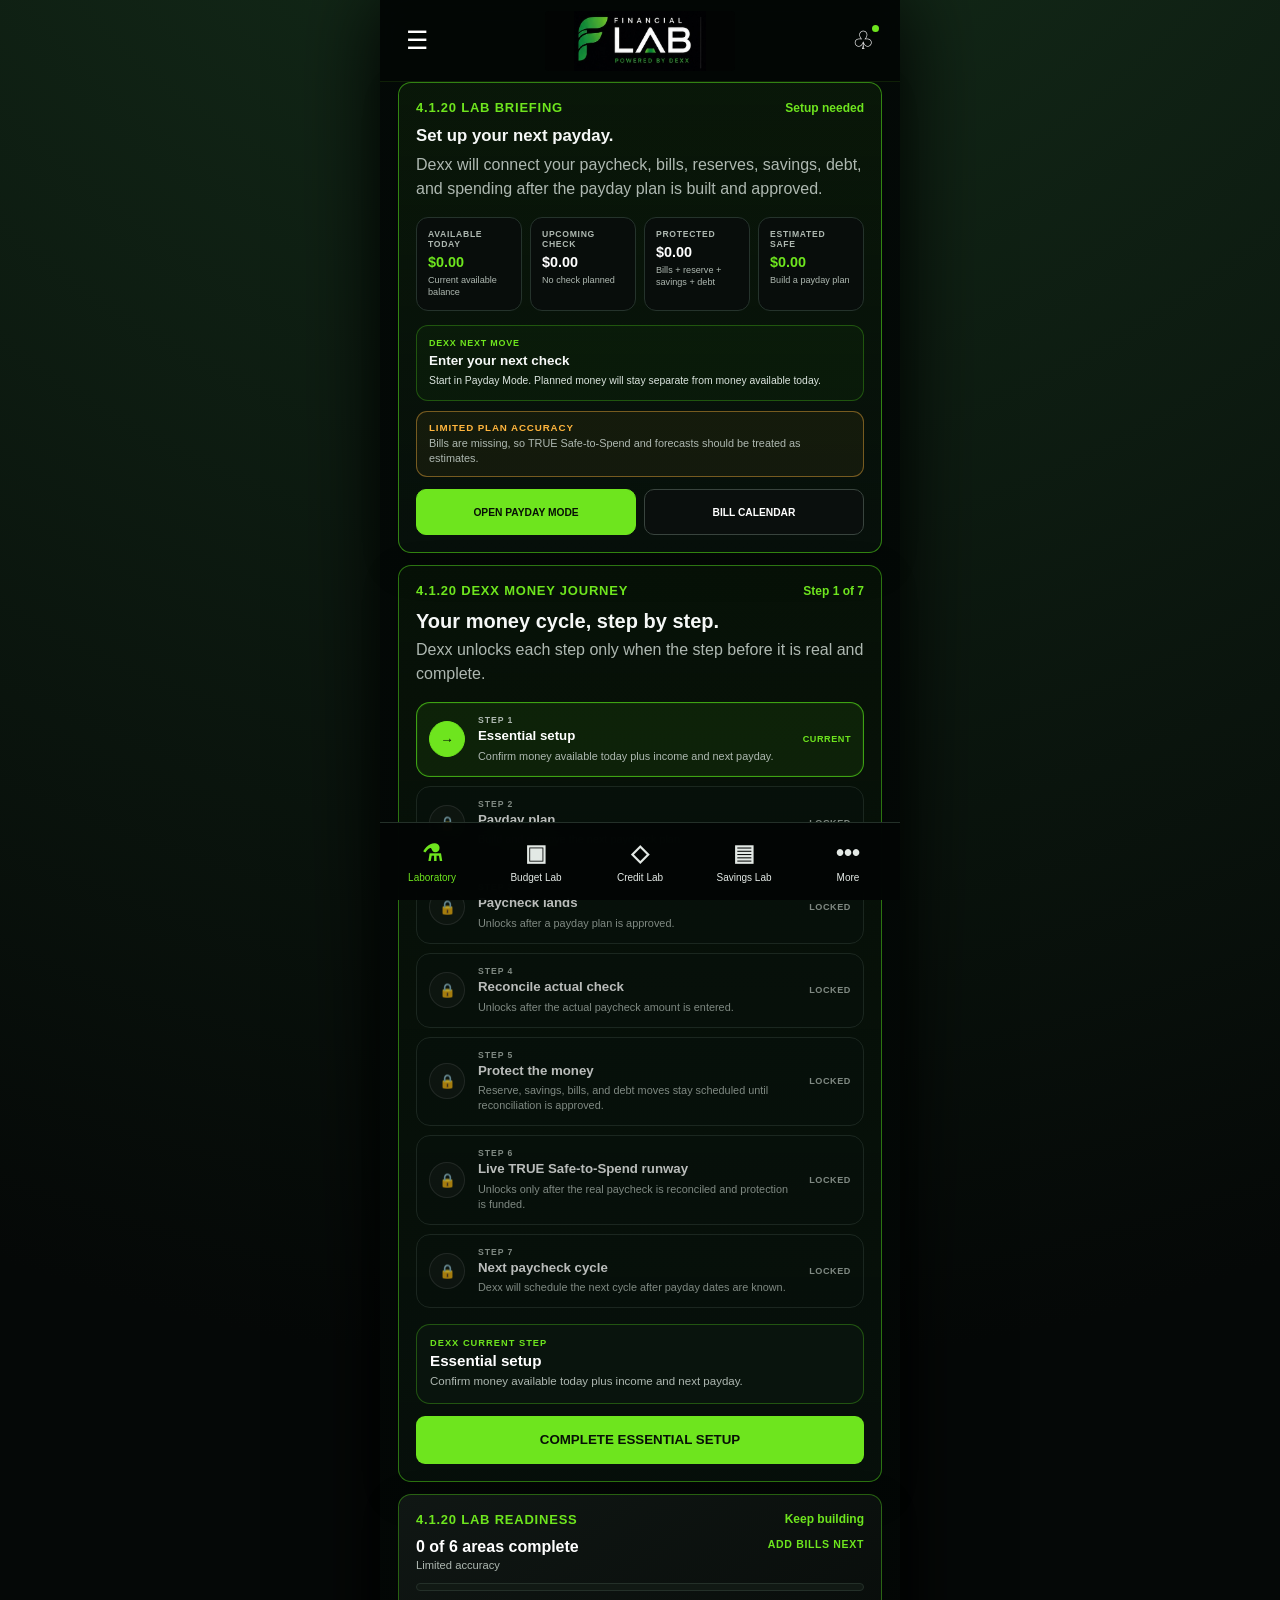
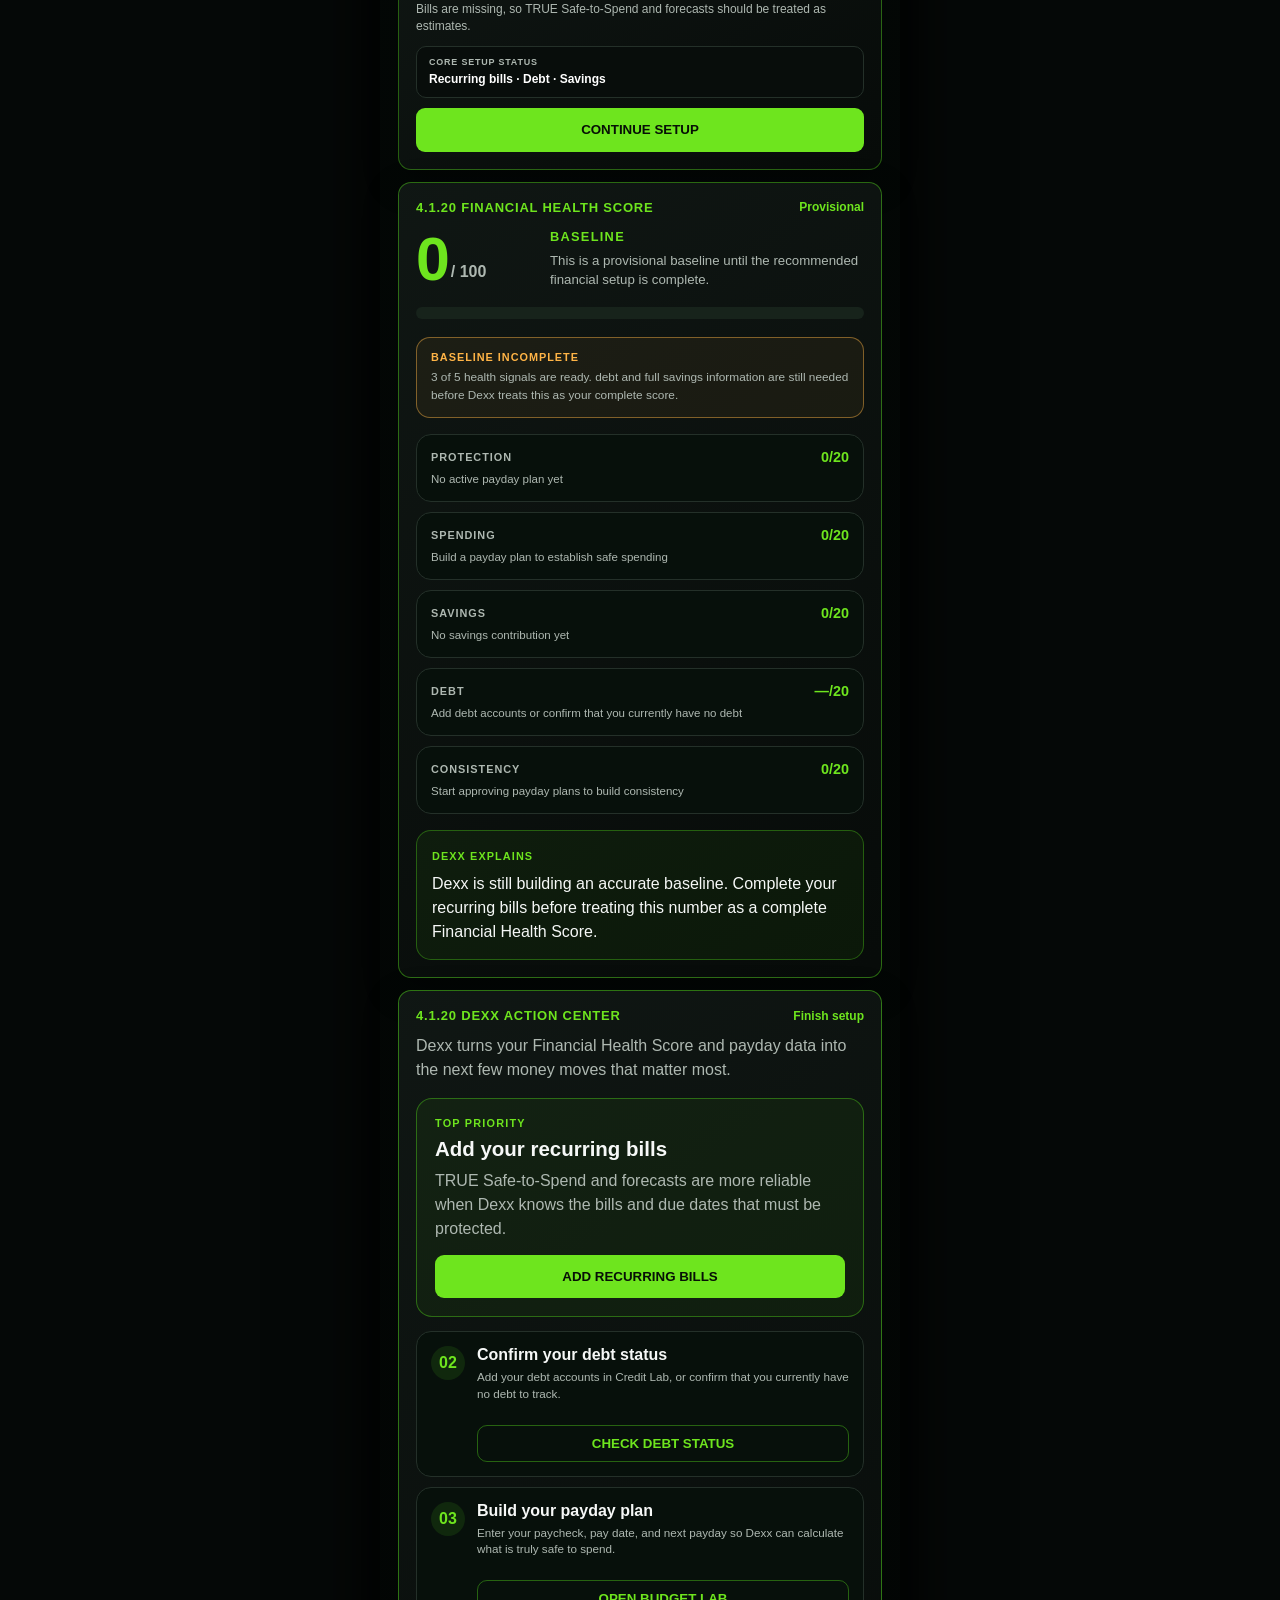
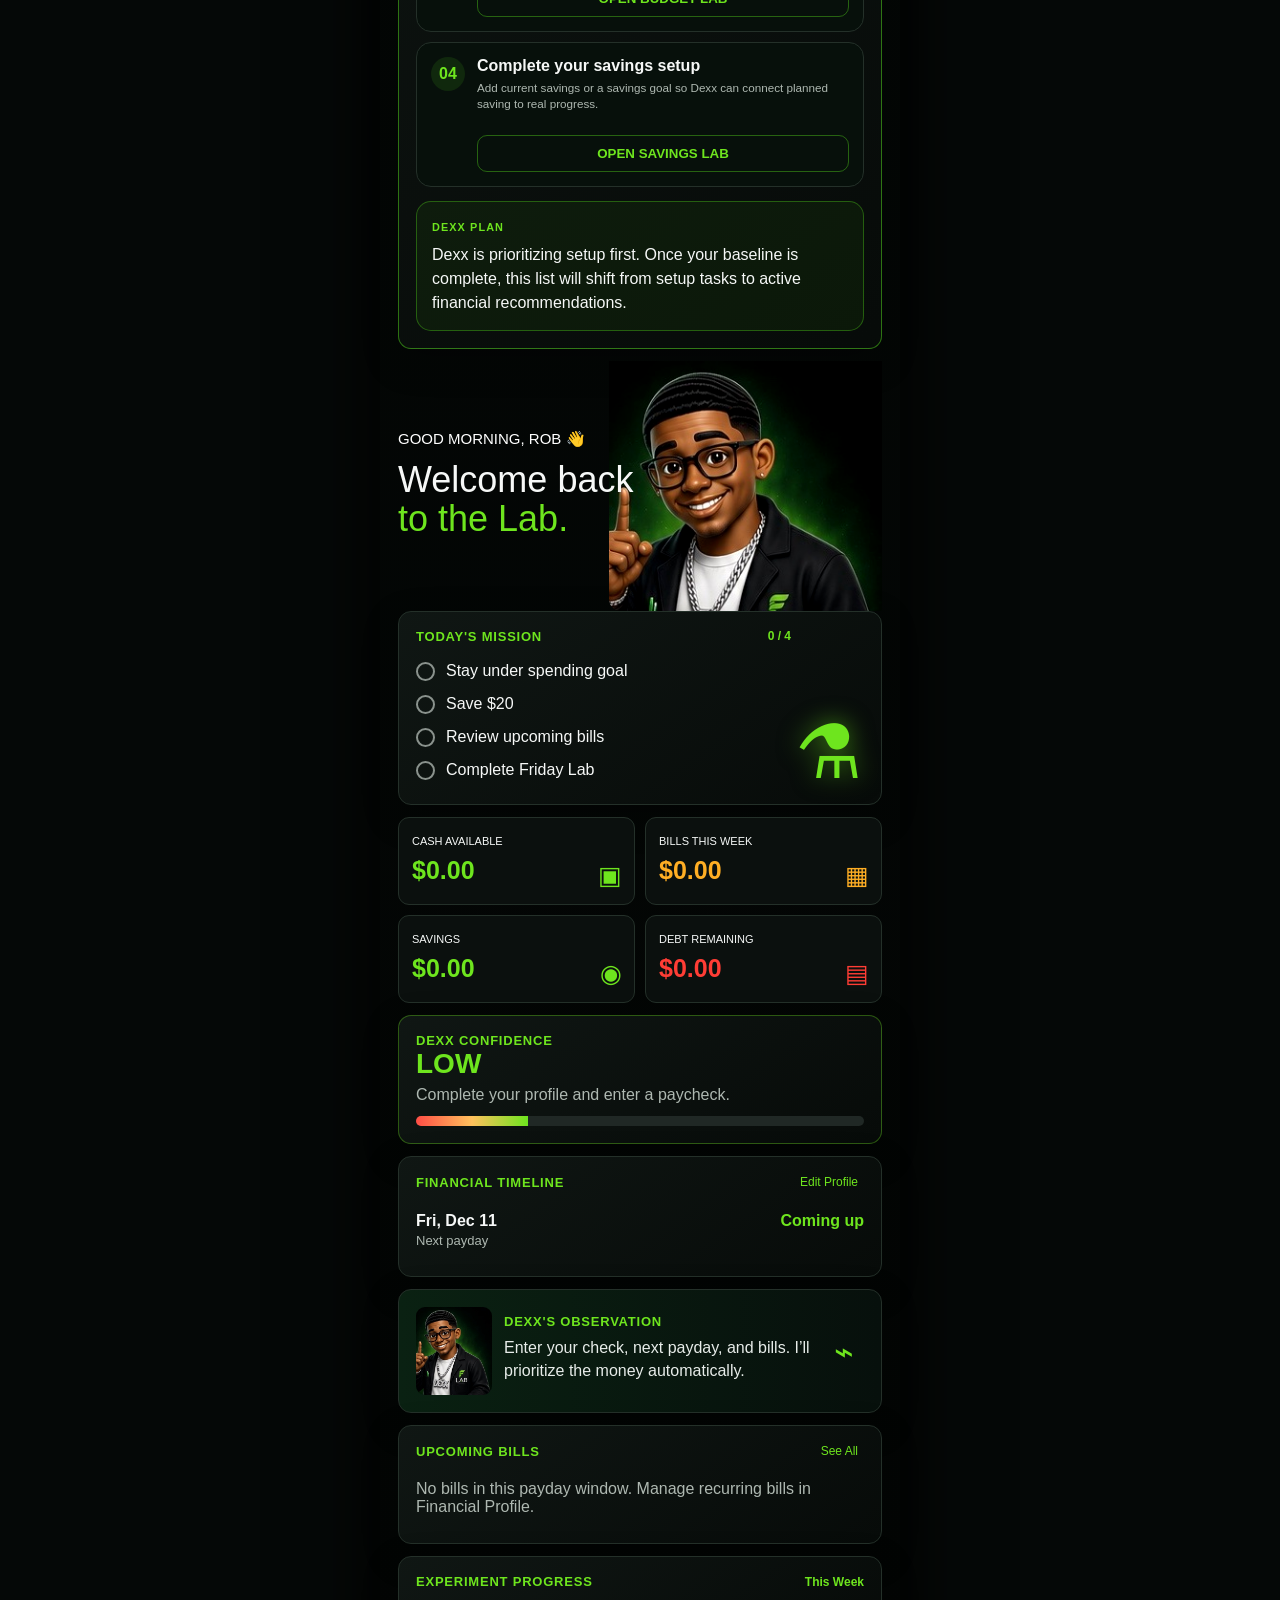
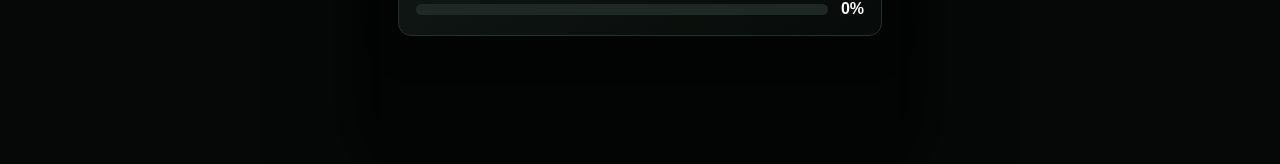
<file: index.html>
<!DOCTYPE html>

<html lang="en"><head><meta charset="utf-8"/><meta content="width=device-width,initial-scale=1,viewport-fit=cover" name="viewport"/><meta content="#050807" name="theme-color"/><meta content="Financial Lab powered by Dexx" name="description"/><link href="manifest.webmanifest" rel="manifest"/><link href="icon.svg" rel="icon"/><link href="icon-192.png" rel="apple-touch-icon"/><link href="styles.css?v=4.1.20" rel="stylesheet"/><meta name="apple-mobile-web-app-capable" content="yes"/><meta name="apple-mobile-web-app-status-bar-style" content="black-translucent"/><meta name="apple-mobile-web-app-title" content="Financial Lab"/><title>Financial Lab — Powered by Dexx</title><meta content="4.1.20" name="financial-lab-version"/><meta name="financial-lab-release" content="4.1.20-money-dates-bridge"/></head>
<body class="front-door-active">
<div class="front-door" id="frontDoor">
  <div class="front-door-glow"></div>
  <section class="front-door-shell">
    <div class="front-brand">
      <img alt="Financial Lab powered by Dexx" src="financial-lab-logo.jpg" onerror="this.onerror=null;this.src='logo-full.svg'"/>
      <span>THE FINANCIAL LAB</span>
    </div>

    <div class="front-hero">
      <div class="front-copy">
        <p class="front-kicker">WELCOME TO THE LAB</p>
        <h1>Turn every paycheck<br/><span>into a plan.</span></h1>
        <p class="front-description">Dexx helps you cover bills, prepare for what’s coming, build savings, attack debt, and know what you can actually afford to spend.</p>

        <div class="front-actions">
          <button class="front-primary" id="enterLabBtn">
            <strong>ENTER THE LAB</strong>
            <small>Returning researcher · continue on this device</small>
          </button>
          <button class="front-secondary" id="joinLabBtn">
            <strong>JOIN THE LAB</strong>
            <small>New here · start your setup</small>
          </button>
        </div>

        <p class="front-auth-note">Local preview: your Financial Lab data stays on this device. Secure cloud accounts and cross-device login will come with the future backend.</p>
      </div>

      <div class="front-dexx">
        <div class="front-dexx-badge">YOUR FINANCIAL SCIENTIST</div>
        <img alt="Dexx, the Financial Lab coach" src="dexx-character-clean.jpg" onerror="this.onerror=null;this.style.display='none'"/>
        <div class="front-dexx-quote">“Before you spend the check, let’s run the experiment.”</div>
      </div>
    </div>

    <div class="front-process">
      <div><span>01</span><strong>PLAN</strong><small>Enter your paycheck</small></div>
      <div><span>02</span><strong>PROTECT</strong><small>Cover bills & reserves</small></div>
      <div><span>03</span><strong>GROW</strong><small>Save & attack debt</small></div>
      <div><span>04</span><strong>SPEND</strong><small>Use TRUE Safe-to-Spend</small></div>
    </div>

    <p class="front-tagline">YOUR PAYCHECK. YOUR EXPERIMENT. YOUR PLAN.</p>
  </section>
</div>
<div class="app-shell" id="appShell">
<header class="topbar"><button aria-label="Open menu" class="icon-button" id="menuBtn">☰</button><img alt="Financial Lab powered by Dexx" class="brand-logo" onerror="this.onerror=null;this.src='logo-full.svg'" src="financial-lab-logo.jpg"/><button aria-label="Notifications" class="icon-button">♧<i class="notify-dot"></i></button></header>
<main>
<section class="view active" id="laboratory">

  <section class="card lab-briefing-card" id="labBriefing">
    <div class="section-head">
      <span>4.1.20 LAB BRIEFING</span>
      <b id="labBriefingStatus">Getting ready</b>
    </div>
    <h2 id="labBriefingTitle">Your money status at a glance.</h2>
    <p class="manager-copy" id="labBriefingCopy">Dexx separates money available today from money planned for a future paycheck.</p>
    <div class="lab-briefing-grid">
      <article><span id="labTodayLabel">AVAILABLE TODAY</span><strong id="labTodayMoney">$0.00</strong><small id="labTodayNote">Current available balance</small></article>
      <article><span id="labCheckLabel">UPCOMING CHECK</span><strong id="labCheckMoney">$0.00</strong><small id="labCheckNote">No check planned</small></article>
      <article><span id="labProtectedLabel">PROTECTED</span><strong id="labProtectedMoney">$0.00</strong><small>Bills + reserve + savings + debt</small></article>
      <article><span id="labSafeLabel">PLANNED SAFE</span><strong id="labSafeMoney">$0.00</strong><small id="labSafeNote">Build a payday plan</small></article>
    </div>
    <div class="lab-next-move">
      <span>DEXX NEXT MOVE</span>
      <strong id="labNextMoveTitle">Set up your next payday</strong>
      <p id="labNextMoveText">Enter your next check so Dexx can connect the rest of the Lab.</p>
    </div>
    <div class="lab-plan-accuracy" id="labPlanAccuracy"><strong>CHECKING PLAN ACCURACY</strong><span>Dexx is checking how complete the information behind this plan is.</span></div>
    <div class="lab-briefing-actions">
      <button class="primary" data-go="budget" type="button">OPEN PAYDAY MODE</button>
      <button data-go="calendar" type="button">BILL CALENDAR</button>
    </div>
  </section>

  <section class="card money-journey-card" id="moneyJourneyCard">
    <div class="section-head"><span>4.1.20 DEXX MONEY JOURNEY</span><b id="moneyJourneyStatus">Checking next step</b></div>
    <h2 id="moneyJourneyTitle">Your money cycle, step by step.</h2>
    <p class="manager-copy" id="moneyJourneyCopy">Dexx unlocks each step only when the step before it is real and complete.</p>
    <div class="money-journey-list" id="moneyJourneyList"></div>
    <div class="money-journey-next" id="moneyJourneyNext">
      <span>DEXX CURRENT STEP</span>
      <strong id="moneyJourneyNextTitle">Checking your Lab</strong>
      <p id="moneyJourneyNextText">Dexx is finding the next step in your money cycle.</p>
    </div>
    <button class="primary" id="moneyJourneyAction" type="button">CHECKING NEXT STEP</button>
  </section>

  <section class="card lab-readiness-card" id="labReadinessCard">
    <div class="section-head"><span>4.1.20 LAB READINESS</span><b id="labReadinessStatus">Checking setup</b></div>
    <div class="lab-readiness-top"><div><strong id="labReadinessCount">0 of 6 areas complete</strong><span id="labReadinessAccuracy">Checking accuracy</span></div><b id="labReadinessNext">CONTINUE SETUP</b></div>
    <div class="setup-readiness-meter compact" aria-label="Financial Lab readiness"><i id="labReadinessBar"></i></div>
    <p id="labReadinessAccuracyText">Dexx is checking which financial details are known.</p>
    <div class="lab-readiness-missing"><span>CORE SETUP STATUS</span><strong id="labReadinessMissing">Checking bills, debt, and savings</strong></div>
    <button class="primary" data-go="start" id="labReadinessOpen" type="button">CONTINUE SETUP</button>
  </section>

  <section class="card health-score-card">
    <div class="section-head">
      <span>4.1.20 FINANCIAL HEALTH SCORE</span>
      <b id="healthScoreChange">Building baseline</b>
    </div>

    <div class="health-score-hero">
      <div class="health-score-number">
        <strong id="healthScoreValue">0</strong>
        <span>/ 100</span>
      </div>
      <div>
        <p class="health-grade" id="healthScoreGrade">STARTING</p>
        <p class="health-copy" id="healthScoreSummary">Add financial activity and Dexx will build your score.</p>
      </div>
    </div>

    <div class="health-meter" aria-hidden="true"><i id="healthScoreMeter"></i></div>
    <div class="health-baseline" id="healthBaselineNotice">
      <span id="healthBaselineLabel">BASELINE INCOMPLETE</span>
      <p id="healthBaselineText">Complete your financial setup so Dexx can calculate an accurate score.</p>
    </div>

    <div class="health-breakdown">
      <article><div><span>PROTECTION</span><b id="healthProtection">0/20</b></div><small id="healthProtectionWhy">Bills and reserves</small></article>
      <article><div><span>SPENDING</span><b id="healthSpending">0/20</b></div><small id="healthSpendingWhy">TRUE Safe-to-Spend control</small></article>
      <article><div><span>SAVINGS</span><b id="healthSavings">0/20</b></div><small id="healthSavingsWhy">Savings progress</small></article>
      <article><div><span>DEBT</span><b id="healthDebt">—/20</b></div><small id="healthDebtWhy">Debt management</small></article>
      <article><div><span>CONSISTENCY</span><b id="healthConsistency">0/20</b></div><small id="healthConsistencyWhy">Using the Lab consistently</small></article>
    </div>

    <div class="dexx-health-note">
      <span>DEXX EXPLAINS</span>
      <p id="healthDexxExplanation">Your score will explain what is helping and what needs attention.</p>
    </div>
  </section>

  <section class="card action-center-card">
    <div class="section-head">
      <span>4.1.20 DEXX ACTION CENTER</span>
      <b id="actionCenterStatus">Ready</b>
    </div>
    <p class="manager-copy">Dexx turns your Financial Health Score and payday data into the next few money moves that matter most.</p>

    <div class="action-focus">
      <span>TOP PRIORITY</span>
      <strong id="actionTopTitle">Complete your setup</strong>
      <p id="actionTopWhy">Dexx needs enough real financial data before making a strong recommendation.</p>
      <button class="primary" id="actionTopButton" type="button">TAKE ACTION</button>
    </div>

    <div class="action-list" id="dexxActionList"></div>

    <div class="dexx-health-note action-summary">
      <span>DEXX PLAN</span>
      <p id="actionSummaryText">Your action plan will update automatically as your paycheck, spending, savings, debt, and score change.</p>
    </div>
  </section>

<div class="hero"><div><p class="eyebrow" id="greeting">GOOD MORNING, ROB 👋</p><h1>Welcome back<br/><span>to the Lab.</span></h1></div><img alt="" aria-hidden="true" class="dexx-hero-image" onerror="this.onerror=null;this.style.display='none'" src="dexx-character-clean.jpg"/></div>

<section class="card mission-card"><div class="section-head"><span>TODAY'S MISSION</span><b id="missionCount">0 / 4</b></div><label><input data-mission="spending" type="checkbox"/><i></i>Stay under spending goal</label><label><input data-mission="saving" type="checkbox"/><i></i>Save $20</label><label><input data-mission="bills" type="checkbox"/><i></i>Review upcoming bills</label><label><input data-mission="friday" type="checkbox"/><i></i>Complete Friday Lab</label><div class="flask">⚗</div></section>
<div class="stats-grid"><article class="stat"><span>CASH AVAILABLE</span><strong id="cashAvailable">$0.00</strong><small>▣</small></article><article class="stat orange"><span>BILLS THIS WEEK</span><strong id="billsWeek">$0.00</strong><small>▦</small></article><article class="stat"><span>SAVINGS</span><strong id="savingsTotal">$0.00</strong><small>◉</small></article><article class="stat red"><span>DEBT REMAINING</span><strong id="debtRemaining">$0.00</strong><small>▤</small></article></div>
<section class="card confidence-card"><div><div class="card-title">DEXX CONFIDENCE</div><strong id="confidenceLabel">LOW</strong><p id="confidenceText">Complete your profile and enter a paycheck.</p></div><div class="confidence-meter"><i id="confidenceBar"></i></div></section>
<section class="card"><div class="section-head"><span>FINANCIAL TIMELINE</span><button data-go="profile">Edit Profile</button></div><div class="timeline" id="financialTimeline"></div></section>
<section class="card observation"><img alt="" aria-hidden="true" class="dexx-observation-image" onerror="this.onerror=null;this.style.display='none'" src="dexx-character-clean.jpg"/><div><div class="card-title">DEXX'S OBSERVATION</div><p id="dexxObservation">Add your real numbers and I’ll help you run the experiment.</p></div><span class="trend">⌁</span></section>
<section class="card"><div class="section-head"><span>UPCOMING BILLS</span><button data-go="budget">See All</button></div><div class="bill-list" id="billList"></div></section>
<section class="card progress-card"><div class="section-head"><span>EXPERIMENT PROGRESS</span><b>This Week</b></div><div class="progress-row"><div class="progress"><i id="progressBar"></i></div><strong id="progressText">0%</strong></div></section>
</section>
<section class="view" id="budget">
<div class="page-title"><p>BUDGET LAB</p><h1>Dexx Payday Mode.</h1></div>
<section class="card payday-command-card" id="paydayCommandCenter">
  <div class="section-head"><span>4.1.20 PAYDAY COMMAND CENTER</span><b id="commandCenterStatus">Waiting for check</b></div>
  <p class="manager-copy">Your whole payday in one view — what came in, what gets protected, what is moving forward, and what is truly safe to spend.</p>
  <div class="command-flow" aria-label="Payday money flow">
    <div class="command-flow-item income"><span>PAYCHECK</span><strong id="commandPaycheck">$0.00</strong><small id="commandCheckDate">No check entered</small></div>
    <div class="command-arrow" aria-hidden="true">→</div>
    <div class="command-flow-item protected"><span id="commandProtectedLabel">PROTECTED</span><strong id="commandProtected">$0.00</strong><small>Bills + reserve + savings + debt</small></div>
    <div class="command-arrow command-arrow-final" aria-hidden="true">→</div>
    <div class="command-flow-item spend"><span>TRUE SAFE-TO-SPEND</span><strong id="commandSafe">$0.00</strong><small id="commandSafeThrough">Build your plan</small></div>
  </div>
  <div class="command-money-grid">
    <article><span>BILLS NOW</span><strong id="commandBillsNow">$0.00</strong><small>Due before payday</small></article>
    <article><span>BILL RESERVE</span><strong id="commandReserve">$0.00</strong><small>Future bills protected</small></article>
    <article><span>SAVINGS</span><strong id="commandSavings">$0.00</strong><small>Move forward</small></article>
    <article><span>EXTRA DEBT</span><strong id="commandDebt">$0.00</strong><small>Optional progress</small></article>
    <article><span>SPENT</span><strong id="commandSpent">$0.00</strong><small>This paycheck cycle</small></article>
    <article><span>NEXT PAYDAY</span><strong id="commandNextPayday">—</strong><small id="commandDaysToPayday">Schedule ready</small></article>
  </div>
  <div class="command-dexx-note"><span>DEXX PAYDAY READOUT</span><p id="commandDexxReadout">Enter your check and Dexx will turn the paycheck into one clear money plan.</p></div>
  <section class="weekly-runway" id="weeklyRunway" hidden>
    <div class="runway-head"><div><span>4.1.20 WEEKLY RUNWAY</span><strong>Make TRUE Safe-to-Spend last until payday</strong></div><b id="runwayStatus">On pace</b></div>
    <div class="runway-grid">
      <article><span>DAYS LEFT</span><strong id="runwayDays">—</strong><small id="runwayDaysNote">Until next payday</small></article>
      <article><span>SAFE REMAINING</span><strong id="runwaySafe">$0.00</strong><small>After recorded spending</small></article>
      <article><span>DAILY RUNWAY</span><strong id="runwayDaily">$0.00</strong><small id="runwayDailyNote">Average available per day</small></article>
      <article><span>SPENDING PACE</span><strong id="runwayPace">—</strong><small id="runwayPaceNote">Waiting for an approved plan</small></article>
    </div>
    <div class="runway-meter"><i id="runwayMeter"></i></div>
    <div class="runway-coach" id="runwayCoach">
      <div class="runway-coach-head"><span>DEXX PACE COACH</span><b id="runwayCoachBadge">Ready</b></div>
      <p id="runwayCoachMessage">Approve a payday plan and Dexx will compare your spending with the calendar pace.</p>
      <div class="runway-coach-grid">
        <article><span>CALENDAR PACE</span><strong id="runwayExpectedPace">0% used</strong><small id="runwayExpectedNote">Expected by this point in the cycle</small></article>
        <article><span>PACE GAP</span><strong id="runwayPaceGap">$0.00</strong><small id="runwayPaceGapNote">Difference from the pace budget</small></article>
      </div>
      <div class="runway-action-guide" id="runwayActionGuide">
        <span>LIVE PACE ACTION</span>
        <strong id="runwayActionAmount">Starts on payday</strong>
        <small id="runwayActionText">On payday, Dexx will show how much room remains before you reach the calendar spending pace.</small>
      </div>
    </div>
    <p id="runwayReadout">Approve a payday plan to start your weekly runway.</p>
  </section>
  <section class="payday-execution" id="paydayExecutionMode" hidden>
    <div class="execution-head"><div><span>4.1.20 PAYDAY EXECUTION MODE</span><strong>Approved plan → real-world moves</strong></div><b id="executionProgress">Execution ready</b></div>
    <p class="execution-intro">Dexx turns the approved plan into a short checklist. A future paycheck stays planned until it actually lands. Once you confirm payday, Dexx records the reserve and savings allocations and opens the real execution checklist.</p>
    <button class="execution-landing-button" id="confirmPaycheckLanded" type="button" hidden>PAYCHECK LANDS</button>
    <div class="paycheck-reconcile" id="paycheckReconcile" hidden>
      <div class="reconcile-head"><div><span>PAYDAY CHECK-IN</span><strong>Confirm what actually landed</strong></div><b id="reconcileBadge">Step 1 of 2</b></div>
      <p>Enter the real deposit before Dexx funds anything. If it differs from the plan, Dexx recalculates protection and TRUE Safe-to-Spend first.</p>
      <div class="reconcile-grid">
        <article><span>PLANNED CHECK</span><strong id="reconcilePlanned">$0.00</strong><small>What the plan expected</small></article>
        <article><span>ACTUAL RECEIVED</span><label class="reconcile-money"><i>$</i><input id="actualPaycheckAmount" inputmode="decimal" type="number" min="0" step="0.01" placeholder="0.00"/></label><small>What reached your account</small></article>
      </div>
      <button class="execution-landing-button" id="checkPaycheckDifference" type="button">CHECK AMOUNT + RECALCULATE</button>
      <div class="reconcile-preview" id="reconcilePreview" hidden>
        <div class="reconcile-variance"><span>PAYCHECK DIFFERENCE</span><strong id="reconcileDifference">$0.00</strong><small id="reconcileDifferenceNote">Matches the plan</small></div>
        <div class="reconcile-grid compact">
          <article><span>UPDATED PROTECTED</span><strong id="reconcileProtected">$0.00</strong><small>Bills + reserve + savings + debt</small></article>
          <article><span>UPDATED TRUE SAFE</span><strong id="reconcileSafe">$0.00</strong><small>Before new cycle spending</small></article>
        </div>
        <p class="reconcile-message" id="reconcileMessage"></p>
        <button class="execution-landing-button" id="activateReconciledPayday" type="button">ACTIVATE RECONCILED PAYDAY</button>
      </div>
    </div>
    <div class="execution-tasks" id="executionTasks"></div>
    <p class="execution-status" id="executionStatus"></p>
  </section>
  <div class="command-actions">
    <button type="button" data-command="enter-check">ENTER CHECK</button>
    <button type="button" class="command-primary" id="commandPlanAction" data-command="plan">BUILD PLAN</button>
    <button type="button" data-go="expense">ADD EXPENSE</button>
    <button type="button" data-go="calendar">BILL CALENDAR</button>
  </div>
</section>
<section class="card next-paycheck-card">
  <div class="section-head"><span>4.1.7.2 PAYDAY GUARD</span><b>Less re-entry</b></div>
  <p class="manager-copy">Start the next paycheck cycle without rebuilding your setup. Bills, debts, savings goals, Reserve Memory, expenses, and approved history stay intact.</p>
  <div class="next-paycheck-preview">
    <div><span>NEXT CHECK DATE</span><strong id="nextCyclePayDate">—</strong></div>
    <div><span>FOLLOWING PAYDAY</span><strong id="nextCycleNextPayday">—</strong></div>
  </div>
  <button class="primary" id="startNextPaycheck" type="button">START NEXT PAYCHECK</button>
  <p class="status" id="nextPaycheckStatus">Dexx will use your saved pay schedule to prepare the dates.</p>
</section>
<section class="card payday-steps">
<div class="section-head"><span>FRIDAY WORKFLOW</span><b id="workflowStatus">Step 1 of 5</b></div>
<div class="step-track"><i class="active">1</i><span></span><i>2</i><span></span><i>3</i><span></span><i>4</i><span></span><i>5</i></div>
<p id="workflowCopy">Enter your check, confirm your bills, then let Dexx build the plan.</p>
</section>
<section class="card paycheck-planner">
<div class="section-head"><span>PAYDAY PLAN</span><b id="planStatus">Ready</b></div>
<p class="planner-copy">Bills come first. Dexx then protects upcoming obligations, savings, debt progress, and your safe-to-spend amount.</p>
<div class="plan-summary-grid five">
<article><span>PAY NOW</span><strong id="planPayNow">$0.00</strong><small>Due before payday</small></article>
<article><span>COMING UP</span><strong id="planReserve">$0.00</strong><small>Protected reserve</small></article>
<article><span>SAVE</span><strong id="planSavings">$0.00</strong><small>Savings transfer</small></article>
<article><span>EXTRA DEBT</span><strong id="planDebt">$0.00</strong><small>Optional progress</small></article>
<article><span>SAFE TO SPEND</span><strong id="planSpend">$0.00</strong><small>Until next payday</small></article>
</div>
<div aria-label="Paycheck allocation" class="allocation-bar"><i id="allocBills"></i><i id="allocReserve"></i><i id="allocSavings"></i><i id="allocDebt"></i><i id="allocSpend"></i></div>
<div class="dexx-plan"><strong>DEXX RECOMMENDS</strong><p id="dexxPlanText">Add your paycheck and bill dates to create a plan.</p><div class="reserve-intel"><span>4.0.6 RESERVE MEMORY</span><small>Dexx remembers reserves only after you approve a payday plan, then carries those protected dollars into the next paycheck.</small></div></div>
<div class="allocation-list" id="allocationList"></div>
<div class="adjust-grid">
<label>Adjust savings<input id="customSavings" inputmode="decimal" min="0" placeholder="$0.00" step="0.01" type="number"/></label>
<label>Extra debt payment<input id="customDebt" inputmode="decimal" min="0" placeholder="$0.00" step="0.01" type="number"/></label>
</div>
<button class="primary approve" id="approvePlan" type="button">APPROVE THIS PAYDAY PLAN</button>
<p class="status" id="approvalStatus"></p>
</section>
<form class="card form-card" id="budgetForm">
<div class="section-head"><span>1. CHECK DETAILS</span><b>Version 4.1.7</b></div>
<div class="form-grid"><label>Paycheck amount<input id="paycheck" inputmode="decimal" min="0" placeholder="$0.00" step="0.01" type="number"/></label><label>Current available balance<input id="currentBalance" inputmode="decimal" min="0" placeholder="$0.00" step="0.01" type="number"/></label></div>
<div class="form-grid"><label>Check date<input id="payDate" type="date"/></label><label>Next payday<input id="nextPayday" type="date"/></label></div>
<div class="form-grid"><label>Savings goal (%)<input id="savingsRate" inputmode="numeric" max="100" min="0" step="1" type="number" value="10"/></label><label>Minimum savings<input id="saveAmount" inputmode="decimal" min="0" placeholder="$0.00" step="0.01" type="number"/></label></div>
<div class="form-grid"><label>Debt remaining<input id="debtAmount" inputmode="decimal" min="0" placeholder="$0.00" step="0.01" type="number"/></label><label>Debt goal per check<input id="debtGoal" inputmode="decimal" min="0" placeholder="$0.00" step="0.01" type="number"/></label></div>
<div class="section-head subhead"><span>2. ADD A BILL</span><b>Priority powers Dexx</b></div>
<div class="form-grid"><label>Bill name<input id="billName" maxlength="60" placeholder="Electric"/></label><label>Due date<input id="billDate" type="date"/></label></div>
<div class="form-grid"><label>Bill amount<input id="billAmount" inputmode="decimal" min="0" placeholder="$0.00" step="0.01" type="number"/></label><label>Priority<select id="billPriority"><option value="essential">Essential</option><option value="important">Important</option><option value="flexible">Flexible</option></select></label></div>
<div class="form-grid"><label>Frequency<select id="billFrequency"><option value="monthly">Monthly</option><option value="weekly">Weekly</option><option value="biweekly">Every 2 weeks</option><option value="once">One time</option></select></label><label class="toggle-label"><input id="billAutopay" type="checkbox"/> Autopay enabled</label></div>
<button class="primary payday-build-control" id="buildPaydayPlan" type="button">BUILD MY PAYDAY PLAN</button><p class="status payday-build-status" id="formStatus">Ready to build.</p>
</form>
<section class="card"><div class="section-head"><span>3. PAY NOW</span><button class="danger-link" id="clearBills">Clear</button></div><p class="manager-copy compact-copy">Bills due on or before your next payday.</p><div class="bill-list" id="allBills"></div></section>
<section class="card prepare-card"><div class="section-head"><span>4. PREPARE NOW</span><b>Future-bill reserves</b></div><p class="manager-copy compact-copy">Dexx spreads farther-out bills across the paychecks remaining before each due date.</p><div class="reserve-memory-summary" id="reserveMemorySummary"><strong>$0.00</strong><span>already protected from approved payday plans</span></div><div class="prepare-list" id="prepareBills"></div></section>
<section class="card experiment-card"><div class="section-head"><span>THIS WEEK'S EXPERIMENT</span><b id="experimentReward">+5 score</b></div><h2 id="experimentTitle">Build your first payday plan</h2><p id="experimentText">Add a paycheck and approve Dexx's recommendation.</p><div class="progress"><i id="experimentBar"></i></div><small id="experimentProgress">0% complete</small></section>
<section class="card"><div class="section-head"><span>PAYCHECK PLAN HISTORY</span><button class="danger-link" id="clearActivePlan" type="button">Clear active check</button></div><p class="manager-copy compact-copy">Delete one approved paycheck without wiping the rest of your Financial Lab history.</p><div class="history-list" id="planHistory"></div></section>
</section>
<section class="view" id="profile"><div class="page-title"><p>FINANCIAL PROFILE</p><h1>Your financial DNA.</h1></div>
<form class="card form-card" id="profileForm"><div class="section-head"><span>PROFILE SETUP</span><b id="profileCompletion">0% complete</b></div>
<div class="form-grid"><label>Greeting name<input id="profileName" maxlength="30" value="Rob"/></label><label>Pay frequency<select id="payFrequency"><option value="weekly">Weekly</option><option value="biweekly">Every 2 weeks</option><option value="monthly">Monthly</option></select></label></div>
<div class="form-grid"><label>Typical payday<select id="paydayDay"><option value="5">Friday</option><option value="1">Monday</option><option value="2">Tuesday</option><option value="3">Wednesday</option><option value="4">Thursday</option><option value="6">Saturday</option><option value="0">Sunday</option></select></label><label>Paycheck pattern<select id="incomePattern"><option value="variable">Varies</option><option value="steady">Usually the same</option></select></label></div>
<div class="form-grid"><label>Expected recurring bills<input id="recurringBillCount" min="0" max="99" type="number" value="9"/></label><label>Financial strategy<select id="financialStrategy"><option value="balanced">Balance savings, debt and cash flow</option><option value="savings">Focus on savings</option><option value="debt">Focus on debt payoff</option><option value="cashflow">Focus on cash flow</option></select></label></div>
<div class="form-grid"><label>Default savings rate (%)<input id="profileSavingsRate" min="0" max="100" type="number" value="10"/></label><label>Upcoming-bill reserve window<select id="reserveDays"><option value="7">7 days after payday</option><option value="14">14 days after payday</option><option value="21">21 days after payday</option></select></label></div>
<button class="primary" type="submit">SAVE FINANCIAL PROFILE</button><p class="status" id="profileStatus"></p></form>
<section class="card bills-manager-card"><div class="section-head"><span>RECURRING BILLS MANAGER</span><b id="billManagerProgress">0 bills saved</b></div>
<p class="manager-copy">Enter each bill once. Dexx will automatically use the due date and frequency every payday.</p><p class="manager-estimate" id="billManagerEstimate">Your profile estimate helps Dexx plan, but it never limits how many bills you can save.</p>
<form id="billManagerForm" class="bill-manager-form">
<input id="managerBillId" type="hidden"/>
<div class="form-grid"><label>Bill name<input id="managerBillName" maxlength="60" placeholder="Rent" required/></label><label>Amount<input id="managerBillAmount" inputmode="decimal" min="0" step="0.01" placeholder="$0.00" type="number" required/></label></div>
<div class="form-grid manager-date-frequency"><label>Next due date<input id="managerBillDate" type="date" required/></label><label>Frequency<select id="managerBillFrequency"><option value="monthly">Monthly</option><option value="weekly">Weekly</option><option value="biweekly">Every 2 weeks</option><option value="once">One time</option></select></label></div>
<div class="form-grid"><label>Priority<select id="managerBillPriority"><option value="essential">Essential</option><option value="important">Important</option><option value="flexible">Flexible</option></select></label><label class="toggle-label manager-toggle"><input id="managerBillAutopay" type="checkbox"/> Autopay enabled</label></div>
<div class="manager-actions"><button class="primary" id="saveManagedBill" type="submit">SAVE RECURRING BILL</button><button class="secondary" hidden id="cancelBillEdit" type="button">CANCEL EDIT</button></div><p class="status" id="billManagerStatus"></p>
</form><div class="managed-bills" id="managedBills"></div></section>
<section class="card"><div class="section-head"><span>PROFILE SUMMARY</span><b id="profileReady">Needs setup</b></div><div class="profile-summary" id="profileSummary"></div></section></section>
<section class="view" id="credit"><div class="page-title"><p>CREDIT LAB</p><h1>Debt Manager.</h1></div>
<section class="card debt-overview"><div class="section-head"><span>4.0.7.2 DEBT INTELLIGENCE</span><b id="debtManagerCount">0 accounts saved</b></div><p class="manager-copy">Save each debt once. Dexx will track balances and choose where extra debt money should go after bills, reserves, and savings are protected.</p>
<div class="debt-kpis"><div><span>TOTAL DEBT</span><strong id="debtTotalManaged">$0.00</strong></div><div><span>MONTHLY MINIMUMS</span><strong id="debtMinimumTotal">$0.00</strong></div><div><span>DEXX TARGET</span><strong id="debtTargetName">Add an account</strong></div></div>
<label class="strategy-field">Payoff strategy<select id="debtStrategy"><option value="balanced">Balanced</option><option value="snowball">Snowball</option><option value="avalanche">Avalanche</option></select><small id="debtStrategyCopy">Balanced · high APR + quick wins</small></label></section>
<form class="card debt-manager-form" id="debtManagerForm"><div class="section-head"><span>ADD DEBT ACCOUNT</span><b>Saved locally</b></div><input id="managerDebtId" type="hidden"/>
<div class="form-grid"><label>Account name<input id="managerDebtName" maxlength="60" placeholder="Capital One" required/></label><label>Current balance<input id="managerDebtBalance" inputmode="decimal" min="0" step="0.01" placeholder="$0.00" type="number" required/></label></div>
<div class="form-grid"><label>Minimum payment<input id="managerDebtMinimum" inputmode="decimal" min="0" step="0.01" placeholder="$0.00" type="number"/></label><label>Next due date<input id="managerDebtDate" type="date"/></label></div>
<div class="form-grid"><label>APR (%)<input id="managerDebtApr" inputmode="decimal" min="0" max="100" step="0.01" placeholder="24.99" type="number"/></label><label>Account type<select id="managerDebtType"><option value="credit-card">Credit card</option><option value="loan">Loan</option><option value="medical">Medical</option><option value="other">Other</option></select></label></div>
<div class="manager-actions"><button class="primary" id="saveManagedDebt" type="submit">SAVE DEBT ACCOUNT</button><button class="secondary" hidden id="cancelDebtEdit" type="button">CANCEL EDIT</button></div><p class="status" id="debtManagerStatus"></p></form>
<section class="card"><div class="section-head"><span>YOUR DEBTS</span><b>Extra-payment target updates automatically</b></div><div class="managed-debts" id="managedDebts"></div></section></section>
<section class="view" id="savings"><div class="page-title"><p>SAVINGS LAB</p><h1>Turn goals into experiments.</h1></div>
<section class="card savings-overview"><div class="section-head"><span>4.0.8 SAVINGS INTELLIGENCE</span><b id="savingsGoalCount">0 goals saved</b></div><p class="manager-copy">Create as many savings goals as you need. Dexx will direct the savings portion of approved payday plans toward your active goals after bills and reserves are protected.</p>
<div class="savings-kpis"><div><span>TOTAL SAVED</span><strong id="savingsSavedTotal">$0.00</strong></div><div><span>GOAL TARGETS</span><strong id="savingsTargetTotal">$0.00</strong></div><div><span>DEXX TARGET</span><strong id="savingsDexxTarget">Add a goal</strong></div></div>
<label class="strategy-field">Savings strategy<select id="savingsStrategy"><option value="priority">Priority first</option><option value="deadline">Nearest deadline first</option><option value="quick-win">Quick win</option></select><small id="savingsStrategyCopy">Priority first</small></label></section>
<form class="card savings-goal-form" id="savingsGoalForm"><div class="section-head"><span>ADD SAVINGS GOAL</span><b>Saved locally</b></div><input id="savingsGoalId" type="hidden"/>
<div class="form-grid"><label>Goal name<input id="savingsGoalName" maxlength="60" placeholder="Emergency fund" required/></label><label>Target amount<input id="savingsGoalTarget" inputmode="decimal" min="0" step="0.01" placeholder="$1,000" type="number" required/></label></div>
<div class="form-grid"><label>Already saved<input id="savingsGoalSaved" inputmode="decimal" min="0" step="0.01" placeholder="$0.00" type="number"/></label><label>Target date<input id="savingsGoalDate" type="date"/></label></div>
<div class="form-grid"><label>Priority<select id="savingsGoalPriority"><option value="high">High</option><option value="medium" selected>Medium</option><option value="low">Low</option></select></label><label>Goal type<select id="savingsGoalCategory"><option value="emergency">Emergency fund</option><option value="car">Car / repairs</option><option value="home">Home</option><option value="travel">Travel</option><option value="purchase">Purchase</option><option value="general" selected>General</option></select></label></div>
<div class="manager-actions"><button class="primary" id="saveSavingsGoal" type="submit">SAVE SAVINGS GOAL</button><button class="secondary" hidden id="cancelSavingsEdit" type="button">CANCEL EDIT</button></div><p class="status" id="savingsGoalStatus"></p></form>
<section class="card"><div class="section-head"><span>YOUR SAVINGS GOALS</span><b>Payday contributions update on approval</b></div><div class="savings-goals-list" id="savingsGoalsList"></div></section></section>

<section class="view" id="expense">
  <div class="page-title"><p>SPENDING LAB</p><h1>Expense Manager.</h1></div>

  <section class="card expense-overview">
    <div class="section-head"><span>4.1.0 SPENDING MEMORY</span><b id="expenseCycleLabel">Current cycle</b></div>
    <p class="manager-copy">Record flexible spending during the week. Dexx subtracts these expenses from TRUE Safe-to-Spend without touching money already protected for bills, reserves, savings, or debt.</p>
    <div class="expense-kpis">
      <div><span>STARTING SAFE-TO-SPEND</span><strong id="expenseStarting">$0.00</strong></div>
      <div><span>SPENT THIS CYCLE</span><strong id="expenseSpent">$0.00</strong></div>
      <div><span>REMAINING</span><strong id="expenseRemaining">$0.00</strong></div>
    </div>
    <div class="expense-meter-track"><i id="expenseMeter"></i></div>
    <p class="expense-meter-text" id="expenseMeterText">Build a payday plan to start tracking</p>
    <div class="dexx-spending-note"><span>DEXX OBSERVES</span><p id="expenseDexxStatus"></p></div>
  </section>

  <form class="card expense-manager-form" id="expenseForm">
    <div class="section-head"><span>ADD EXPENSE</span><b>Saved locally</b></div>
    <input id="expenseId" type="hidden"/>
    <div class="form-grid"><label>Expense name<input id="expenseName" maxlength="60" placeholder="Gas" required/></label><label>Amount<input id="expenseAmount" inputmode="decimal" min="0" step="0.01" placeholder="$0.00" type="number" required/></label></div>
    <div class="form-grid"><label>Category<select id="expenseCategory"><option value="gas">Gas</option><option value="groceries">Groceries</option><option value="food">Food & dining</option><option value="entertainment">Entertainment</option><option value="personal">Personal</option><option value="haircut">Haircut</option><option value="shopping">Shopping</option><option value="transportation">Transportation</option><option value="medical">Medical</option><option value="other" selected>Other</option></select></label><label>Date<input id="expenseDate" type="date" required/></label></div>
    <label>Note <span class="optional-label">optional</span><input id="expenseNote" maxlength="100" placeholder="Fill-up, lunch, haircut…"/></label>
    <div class="manager-actions"><button class="primary" id="saveExpense" type="submit">SAVE EXPENSE</button><button class="secondary" hidden id="cancelExpenseEdit" type="button">CANCEL EDIT</button></div>
    <p class="status" id="expenseStatus"></p>
  </form>

  <section class="card">
    <div class="section-head"><span>THIS PAYCHECK CYCLE</span><b>Spending reduces safe-to-spend</b></div>
    <div class="expense-list" id="expenseList"></div>
  </section>
</section>


<section class="view" id="reports">
  <div class="page-title"><p>REPORTS LAB</p><h1>Your money, explained.</h1></div>

  <section class="card reports-hero">
    <div class="section-head"><span>4.1.1 FINANCIAL INTELLIGENCE</span><b id="reportCycleLabel">Current paycheck</b></div>
    <p class="manager-copy">Dexx turns your paycheck plan, protected money, expenses, savings, and debt into a clear report you can actually use.</p>
    <div class="report-kpis">
      <div><span>PAYCHECK</span><strong id="reportPaycheck">$0.00</strong></div>
      <div><span>PROTECTED</span><strong id="reportProtected">$0.00</strong></div>
      <div><span>SPENT</span><strong id="reportSpent">$0.00</strong></div>
      <div><span>SAFE LEFT</span><strong id="reportSafe">$0.00</strong></div>
    </div>
    <div class="dexx-report-note"><span>DEXX REPORT</span><p id="reportObservation">Build a payday plan to unlock your report.</p></div>
  </section>

  <section class="card">
    <div class="section-head"><span>WHERE THIS PAYCHECK WENT</span><b id="reportAllocationTotal">$0.00</b></div>
    <div class="allocation-chart" id="allocationChart"></div>
    <div class="report-legend" id="allocationLegend"></div>
  </section>

  <section class="card">
    <div class="section-head"><span>SPENDING BY CATEGORY</span><b id="reportExpenseCount">0 expenses</b></div>
    <div class="category-bars" id="categoryBars"></div>
  </section>

  <section class="card">
    <div class="section-head"><span>PAYCHECK SCORECARD</span><b>Current cycle</b></div>
    <div class="scorecard-grid">
      <div><span>BILLS + RESERVES</span><strong id="scoreProtection">—</strong><small>Required money protected</small></div>
      <div><span>SAVINGS</span><strong id="scoreSavings">—</strong><small>Savings moved forward</small></div>
      <div><span>DEBT</span><strong id="scoreDebt">—</strong><small>Debt progress this check</small></div>
      <div><span>SPENDING</span><strong id="scoreSpending">—</strong><small>Stayed inside safe-to-spend</small></div>
    </div>
  </section>

  <section class="card insights-card">
    <div class="section-head"><span>DEXX INSIGHTS & TRENDS</span><b id="trendWindowLabel">Need 2 plans</b></div>

    <div class="trend-grid">
      <div>
        <span>SPENDING TREND</span>
        <strong id="trendSpending">—</strong>
        <small id="trendSpendingDetail">Approve another payday plan to compare.</small>
      </div>
      <div>
        <span>SAVINGS TREND</span>
        <strong id="trendSavings">—</strong>
        <small id="trendSavingsDetail">Approve another payday plan to compare.</small>
      </div>
      <div>
        <span>SAFE-TO-SPEND</span>
        <strong id="trendSafe">—</strong>
        <small id="trendSafeDetail">Approve another payday plan to compare.</small>
      </div>
      <div>
        <span>PROTECTED MONEY</span>
        <strong id="trendProtected">—</strong>
        <small id="trendProtectedDetail">Approve another payday plan to compare.</small>
      </div>
    </div>

    <div class="dexx-trend-note">
      <span>DEXX INSIGHT</span>
      <p id="trendInsight">Once you approve at least two payday plans, Dexx will compare them and explain what changed.</p><small class="history-memory-note">Dexx uses saved paycheck-cycle memory so older and newer reports stay historically accurate.</small>
    </div>

    <div class="trend-list-wrap">
      <div class="section-head mini"><span>RECENT CYCLES</span><b id="trendHistoryCount">0</b></div>
      <div class="trend-history" id="trendHistory"></div>
    </div>
  </section>


  <section class="card">
    <div class="section-head"><span>PAYCHECK HISTORY</span><b id="reportHistoryCount">0 plans</b></div>
    <div class="report-history" id="reportHistory"></div>
  </section>

  <section class="card forecast-launch-card">
    <div class="section-head"><span>4.1.6 FORECAST ENGINE</span><b>30-day look ahead</b></div>
    <p class="manager-copy">See upcoming bills on a real calendar and preview the next 30 days using your recurring bills, pay schedule, latest entered paycheck, and savings rate.</p>
    <div class="forecast-mini-grid">
      <div><span>NEXT 30-DAY BILLS</span><strong id="reportForecastBills">$0.00</strong></div>
      <div><span>EST. PAYCHECKS</span><strong id="reportForecastIncome">$0.00</strong></div>
    </div>
    <button class="primary" data-go="calendar" type="button">OPEN BILL CALENDAR</button>
  </section>

  <section class="card">
    <div class="section-head"><span>BIG PICTURE</span><b>Live totals</b></div>
    <div class="big-picture-grid">
      <div><span>TOTAL DEBT</span><strong id="reportDebt">$0.00</strong></div>
      <div><span>TOTAL SAVED</span><strong id="reportSavings">$0.00</strong></div>
      <div><span>SAVINGS GOALS</span><strong id="reportGoalCount">0</strong></div>
      <div><span>DEBT ACCOUNTS</span><strong id="reportDebtCount">0</strong></div>
    </div>
  </section>
</section>

<section class="view" id="calendar">
  <div class="page-title"><p>CALENDAR LAB</p><h1>See what’s coming.</h1></div>

  <section class="card money-date-bridge" id="moneyDateBridge">
    <div class="section-head"><span>4.1.20 MONEY DATES BRIDGE</span><b id="moneyDateBridgeStatus">Checking journey</b></div>
    <h2 id="moneyDateBridgeTitle">Your next money date, connected to the plan.</h2>
    <p class="manager-copy" id="moneyDateBridgeCopy">Dexx connects the calendar to the step that is currently controlling your money cycle.</p>
    <div class="money-date-bridge-grid">
      <article><span>CURRENT GATE</span><strong id="moneyDateGate">Checking</strong><small id="moneyDateGateNote">Finding the next step</small></article>
      <article><span>NEXT BILL</span><strong id="moneyDateNextBill">Checking</strong><small id="moneyDateNextBillNote">Finding upcoming bills</small></article>
      <article><span>NEXT PAYDAY</span><strong id="moneyDateNextPayday">Checking</strong><small id="moneyDateNextPaydayNote">Reading your pay schedule</small></article>
    </div>
    <div class="money-date-impact" id="moneyDateImpact">
      <span>WHY THIS DATE MATTERS</span>
      <strong id="moneyDateImpactTitle">Dexx is connecting your plan.</strong>
      <p id="moneyDateImpactText">Upcoming money dates will explain what unlocks next and which bills are driving protection.</p>
    </div>
    <button class="primary" data-go="laboratory" id="moneyDateJourneyButton" type="button">OPEN MONEY JOURNEY</button>
  </section>

  <section class="card forecast-hero-card">
    <div class="section-head"><span>4.1.6 FORECAST ENGINE</span><b>Planning estimate</b></div>
    <p class="manager-copy">Dexx maps recurring bills and estimated paydays ahead so you can see pressure before it reaches your next check. Forecast income uses your latest entered paycheck and is an estimate, not guaranteed income.</p>
    <div class="forecast-kpis">
      <div><span>BILLS · NEXT 30 DAYS</span><strong id="forecastBills30">$0.00</strong></div>
      <div><span>EST. INCOME</span><strong id="forecastIncome30">$0.00</strong></div>
      <div><span>EST. SAVINGS TARGET</span><strong id="forecastSavings30">$0.00</strong></div>
      <div><span>AFTER BILLS + SAVINGS</span><strong id="forecastRoom30">$0.00</strong></div>
    </div>
    <div class="dexx-forecast-note"><span>DEXX FORECAST</span><p id="forecastObservation">Add recurring bills and a paycheck to build your forecast.</p></div>
  </section>

  <section class="card bill-calendar-card">
    <div class="calendar-toolbar">
      <button id="calendarPrev" type="button" aria-label="Previous month">‹</button>
      <div><span>BILL CALENDAR</span><strong id="calendarMonthLabel">Month</strong></div>
      <button id="calendarNext" type="button" aria-label="Next month">›</button>
    </div>
    <div class="calendar-weekdays" aria-hidden="true"><span>Sun</span><span>Mon</span><span>Tue</span><span>Wed</span><span>Thu</span><span>Fri</span><span>Sat</span></div>
    <div class="calendar-grid" id="billCalendarGrid"></div>
    <div class="calendar-legend"><span><i class="bill-dot"></i>Bill due</span><span><i class="payday-dot"></i>Estimated payday</span><span><i class="paid-dot"></i>Paid</span><span><i class="gate-dot"></i>Current journey gate</span></div>
  </section>

  <section class="card">
    <div class="section-head"><span>UPCOMING MONEY DATES</span><b id="calendarUpcomingCount">0 events</b></div>
    <div class="calendar-upcoming" id="calendarUpcoming"></div>
  </section>
</section>

<section class="view" id="more">
  <section class="card debt-status-card">
    <div class="section-head"><span>DEBT STATUS</span><b id="debtStatusBadge">Not confirmed</b></div>
    <p class="manager-copy">Dexx should not assume you are debt-free just because no debt accounts have been entered.</p>
    <label class="debt-confirm-row">
      <input id="confirmNoDebt" type="checkbox">
      <span>I currently have no debt to track.</span>
    </label>
    <p class="memory-help">Leave this unchecked if you still need to add debt accounts in Credit Lab.</p>
  </section>

  <section class="card memory-guard-card">
    <div class="section-head"><span>4.1.5 FINANCIAL MEMORY GUARD</span><b id="memoryStatusLabel">Local only</b></div>
    <p class="manager-copy">Dexx now stores your Financial Lab working history in two on-device storage layers and keeps them synchronized. Export a backup periodically for protection outside Safari and the installed app.</p>

    <div class="memory-warning">
      <strong>DUAL DEVICE MEMORY</strong>
      <p id="memoryWarningText">Financial Lab automatically mirrors your working data on this device and can recover from the newer copy when possible.</p>
    </div>

    <div class="memory-stats">
      <div><span>APPROVED PLANS</span><strong id="memoryPlanCount">0</strong></div>
      <div><span>EXPENSES</span><strong id="memoryExpenseCount">0</strong></div>
      <div><span>DEBT ACCOUNTS</span><strong id="memoryDebtCount">0</strong></div>
      <div><span>SAVINGS GOALS</span><strong id="memoryGoalCount">0</strong></div>
    </div>

    <button class="primary" id="backupFinancialLab" type="button">BACKUP FINANCIAL LAB DATA</button>
    <p class="memory-help">Creates one JSON backup containing your complete local Financial Lab memory.</p>

    <div class="restore-block">
      <label class="restore-label" for="restoreFinancialLab">RESTORE FINANCIAL LAB BACKUP</label>
      <input id="restoreFinancialLab" type="file" accept=".json,application/json">
      <p class="memory-help">Restoring replaces the current local Financial Lab data on this browser with the selected backup.</p>
    </div>

    <p class="status memory-status" id="memoryGuardStatus">Memory Guard ready.</p>
  </section>

  <section class="card safety-recovery-card">
    <div class="section-head"><span>4.1.7.3.1 SAFETY &amp; RECOVERY</span><b id="recoveryPointCount">0 safe states</b></div>
    <p class="manager-copy">Mistakes happen. Financial Lab now keeps short-term local recovery points before saved changes so you can undo, restore, or reset without blindly wiping the rest of your setup.</p>

    <div class="recovery-hero">
      <strong>UNDO LAST CHANGE</strong>
      <p>Returns the app to the safe state immediately before the most recent saved change.</p>
      <button class="primary" id="undoLastChange" type="button" disabled>NOTHING TO UNDO</button>
    </div>

    <div class="recovery-restore-block">
      <label for="recoveryPointSelect">RESTORE A PREVIOUS SAFE STATE</label>
      <select id="recoveryPointSelect"><option value="">No recovery points yet</option></select>
      <button id="restoreRecoveryPoint" type="button" disabled>RESTORE SELECTED STATE</button>
      <p class="memory-help">Before restoring, Dexx saves your current state too. Recovery points stay on this device and are separate from your JSON backup.</p>
    </div>

    <div class="section-head mini"><span>SELECTIVE RESET</span><b>Only reset what you choose</b></div>
    <div class="selective-reset-grid">
      <button type="button" data-reset-area="paycheck">Current Paycheck</button>
      <button type="button" data-reset-area="expenses">Expenses</button>
      <button type="button" data-reset-area="bills">Bills + Reserves</button>
      <button type="button" data-reset-area="debts">Debt Accounts</button>
      <button type="button" data-reset-area="savings">Savings Goals</button>
    </div>

    <details class="full-reset-box">
      <summary>Full Financial Lab Reset</summary>
      <p>Resets all working Financial Lab data on this device. You must type RESET and confirm again. A local undo point is created first.</p>
      <button class="danger-reset" id="fullFinancialLabReset" type="button">FULL RESET</button>
    </details>

    <div class="section-head mini activity-head"><span>RECENT ACTIVITY</span><b>Last 8 shown</b></div>
    <div class="recovery-activity-list" id="recoveryActivityList"><div class="empty-copy">Your protected changes will appear here as you use Financial Lab.</div></div>
    <p class="status memory-status" id="safetyRecoveryStatus">Safety &amp; Recovery ready.</p>
  </section>
<div class="page-title"><p>MORE</p><h1>Quick actions.</h1></div><div class="quick-grid"><button data-action="expense">＋<span>Add Expense</span></button><button data-action="income"><b>＋</b><span>Enter Check</span></button><button data-go="budget">▦<span>Friday Lab</span></button><button data-go="reports">▥<span>Reports</span></button><button data-go="calendar">▣<span>Bill Calendar</span></button><button data-go="dexx">☵<span>Ask Dexx</span></button><button data-go="profile">◎<span>Financial Profile</span></button><button data-go="start">?<span>Start Here</span></button><button id="frontDoorBtn">⌂<span>Front Door</span></button></div></section>

<section class="view" id="start">
  <div class="page-title"><p>START HERE</p><h1>Build your Financial Lab.</h1></div>

  <section class="card setup-hero-card">
    <div class="section-head"><span>4.1.20 GUIDED LAB SETUP</span><b id="setupHeroStatus">Getting ready</b></div>
    <h2>Tell Dexx about your money first.</h2>
    <p class="manager-copy">Financial Lab can only build a useful plan from the information you give it. Start with the essentials, then add bills, debt, savings, and spending now or finish those pieces later.</p>
    <div class="setup-readiness-meter" aria-label="Lab setup completeness"><i id="setupReadinessBar"></i></div>
    <div class="setup-readiness-line"><strong id="setupReadinessPercent">0% complete</strong><span id="setupReadinessNote">2 essentials required to enter your Lab</span></div>
  </section>

  <section class="card setup-stage required-stage">
    <div class="setup-stage-head"><div><span class="setup-step-number">1</span><div><b>REQUIRED</b><h3>Money available today</h3></div></div><strong id="setupMoneyState">NEEDS INFO</strong></div>
    <p class="manager-copy">Enter what you can actually use today. A $0 balance is completely valid — Dexx just needs you to confirm it.</p>
    <form id="setupMoneyForm" class="setup-inline-form">
      <label>Available today<input id="setupCurrentBalance" inputmode="decimal" min="0" placeholder="$0.00" step="0.01" type="number"/></label>
      <button class="primary" type="submit">SAVE MONEY TODAY</button>
    </form>
    <p class="status" id="setupMoneyStatus"></p>
  </section>

  <section class="card setup-stage required-stage">
    <div class="setup-stage-head"><div><span class="setup-step-number">2</span><div><b>REQUIRED</b><h3>Income &amp; next payday</h3></div></div><strong id="setupIncomeState">NEEDS INFO</strong></div>
    <p class="manager-copy">Give Dexx your pay rhythm and the next check you expect. This is setup information — it does not mark the paycheck as landed or funded.</p>
    <form id="setupIncomeForm" class="setup-income-form">
      <div class="form-grid">
        <label>Pay frequency<select id="setupPayFrequency"><option value="weekly">Weekly</option><option value="biweekly">Every 2 weeks</option><option value="monthly">Monthly</option></select></label>
        <label>Income pattern<select id="setupIncomePattern"><option value="variable">Changes by check</option><option value="steady">Usually the same</option></select></label>
      </div>
      <div class="form-grid">
        <label>Expected next check<input id="setupExpectedPaycheck" inputmode="decimal" min="0" placeholder="$0.00" step="0.01" type="number"/></label>
        <label>Next payday<input id="setupNextPayday" type="date"/></label>
      </div>
      <button class="primary" type="submit">SAVE INCOME &amp; PAYDAY</button>
    </form>
    <p class="status" id="setupIncomeStatus"></p>
  </section>

  <section class="card setup-recommended-card">
    <div class="section-head"><span>RECOMMENDED SETUP</span><b>Skip now · add later</b></div>
    <p class="manager-copy">You can enter the Lab after the two required steps. Dexx strongly recommends adding these pieces because they make TRUE Safe-to-Spend, forecasts, and your financial picture more complete.</p>
    <div class="setup-recommended-list">
      <article data-setup-area="bills"><div class="setup-rec-icon">▣</div><div><strong>Recurring bills</strong><p>Rent, utilities, insurance, subscriptions, and due dates.</p><small id="setupBillsState">Recommended</small></div><div class="setup-rec-actions"><button type="button" data-go="profile">ADD NOW</button><button type="button" data-setup-skip="bills">SKIP FOR NOW</button></div></article>
      <article data-setup-area="debt"><div class="setup-rec-icon">◇</div><div><strong>Debt</strong><p>Balances, minimum payments, APRs, and due dates.</p><small id="setupDebtState">Recommended</small></div><div class="setup-rec-actions"><button type="button" data-go="credit">ADD NOW</button><button type="button" data-setup-skip="debt">SKIP FOR NOW</button></div></article>
      <article data-setup-area="savings"><div class="setup-rec-icon">▤</div><div><strong>Savings</strong><p>Current savings and the goals you want Dexx to help build.</p><small id="setupSavingsState">Recommended</small></div><div class="setup-rec-actions"><button type="button" data-go="savings">ADD NOW</button><button type="button" data-setup-skip="savings">SKIP FOR NOW</button></div></article>
      <article data-setup-area="spending"><div class="setup-rec-icon">−</div><div><strong>Spending</strong><p>Add recent spending if you want a fuller starting picture.</p><small id="setupSpendingState">Optional</small></div><div class="setup-rec-actions"><button type="button" data-go="expense">ADD NOW</button><button type="button" data-setup-skip="spending">SKIP FOR NOW</button></div></article>
    </div>
  </section>

  <section class="card setup-review-card">
    <div class="section-head"><span>LAB READINESS</span><b id="setupRequiredStatus">2 essentials remaining</b></div>
    <div class="setup-readiness-list" id="setupReadinessList"></div>
    <div class="setup-guidance"><span>DEXX RECOMMENDS</span><p id="setupDexxRecommendation">Start with money available today and your next payday. Then add bills, debt, and savings before relying on the full financial picture.</p></div>
    <div class="setup-final-actions">
      <button class="primary" id="setupContinueRecommended" type="button">CONTINUE RECOMMENDED SETUP</button>
      <button id="setupEnterLab" type="button" disabled>ENTER MY LAB — FINISH LATER</button>
    </div>
    <p class="status" id="setupFinalStatus">Complete the two required steps to enter your Lab.</p>
  </section>

  <section class="card walkthrough-tip">
    <div class="section-head"><span>WHAT HAPPENS NEXT</span><b>Setup → plan → payday</b></div>
    <p>After setup, Dexx guides the money cycle step by step: build the plan, wait for payday, confirm what actually landed, protect the money, then activate TRUE Safe-to-Spend.</p>
  </section>
</section>

<section class="view" id="dexx"><div class="dexx-header"><button data-go="laboratory">←</button><div><h1>DEXX</h1><p>Your Financial Scientist</p></div><img alt="" aria-hidden="true" class="dexx-chat-image" onerror="this.onerror=null;this.style.display='none'" src="dexx-character-clean.jpg"/></div><div class="chat"><div class="bubble" id="dexxReply">Hey Rob! 👋 I’m Dexx. How can I help you today?</div><button data-question="score">How can I improve my score? <span>›</span></button><button data-question="spending">Analyze my spending <span>›</span></button><button data-question="challenge">Give me a money challenge <span>›</span></button><button data-question="saving">Any tips for saving more? <span>›</span></button><form id="chatForm"><input id="chatInput" placeholder="Ask Dexx anything..."/><button type="submit">➤</button></form></div></section>
</main>
<nav class="bottom-nav"><button class="active" data-go="laboratory"><b>⚗</b><span>Laboratory</span></button><button data-go="budget"><b>▣</b><span>Budget Lab</span></button><button data-go="credit"><b>◇</b><span>Credit Lab</span></button><button data-go="savings"><b>▤</b><span>Savings Lab</span></button><button data-go="more"><b>•••</b><span>More</span></button></nav>
</div><script src="app.js?v=4.1.20"></script>
<script>
(function(){
  function wireBuildButton(){
    var btn=document.getElementById('buildPaydayPlan');
    var status=document.getElementById('formStatus');
    if(!btn)return;
    btn.style.pointerEvents='auto';
    btn.style.position='relative';
    btn.style.zIndex='999';
    btn.onclick=function(ev){
      ev.preventDefault();
      ev.stopPropagation();
      if(status) status.textContent='Button tapped…';
      if(typeof window.FinancialLabBuildPaydayPlan==='function'){
        window.FinancialLabBuildPaydayPlan();
      }else if(status){
        status.textContent='APP CODE DID NOT LOAD. Refresh once after the new DEV deploy finishes.';
      }
      return false;
    };
  }
  if(document.readyState==='loading'){
    document.addEventListener('DOMContentLoaded',wireBuildButton,{once:true});
  }else{
    wireBuildButton();
  }

  // 4.1.6.1: keep reliable PWA updates while polishing Calendar amount display.
  if('serviceWorker' in navigator){
    window.addEventListener('load',function(){
      navigator.serviceWorker.register('./service-worker.js?v=4.1.20',{updateViaCache:'none'}).then(function(reg){
        reg.update().catch(function(){});
        setInterval(function(){ reg.update().catch(function(){}); }, 60000);
      }).catch(function(err){console.warn('Service worker registration failed',err)});
      var reloading=false;
      navigator.serviceWorker.addEventListener('controllerchange',function(){
        if(reloading)return; reloading=true; window.location.reload();
      });
    });
  }
})();
</script>
</body></html>
</file>
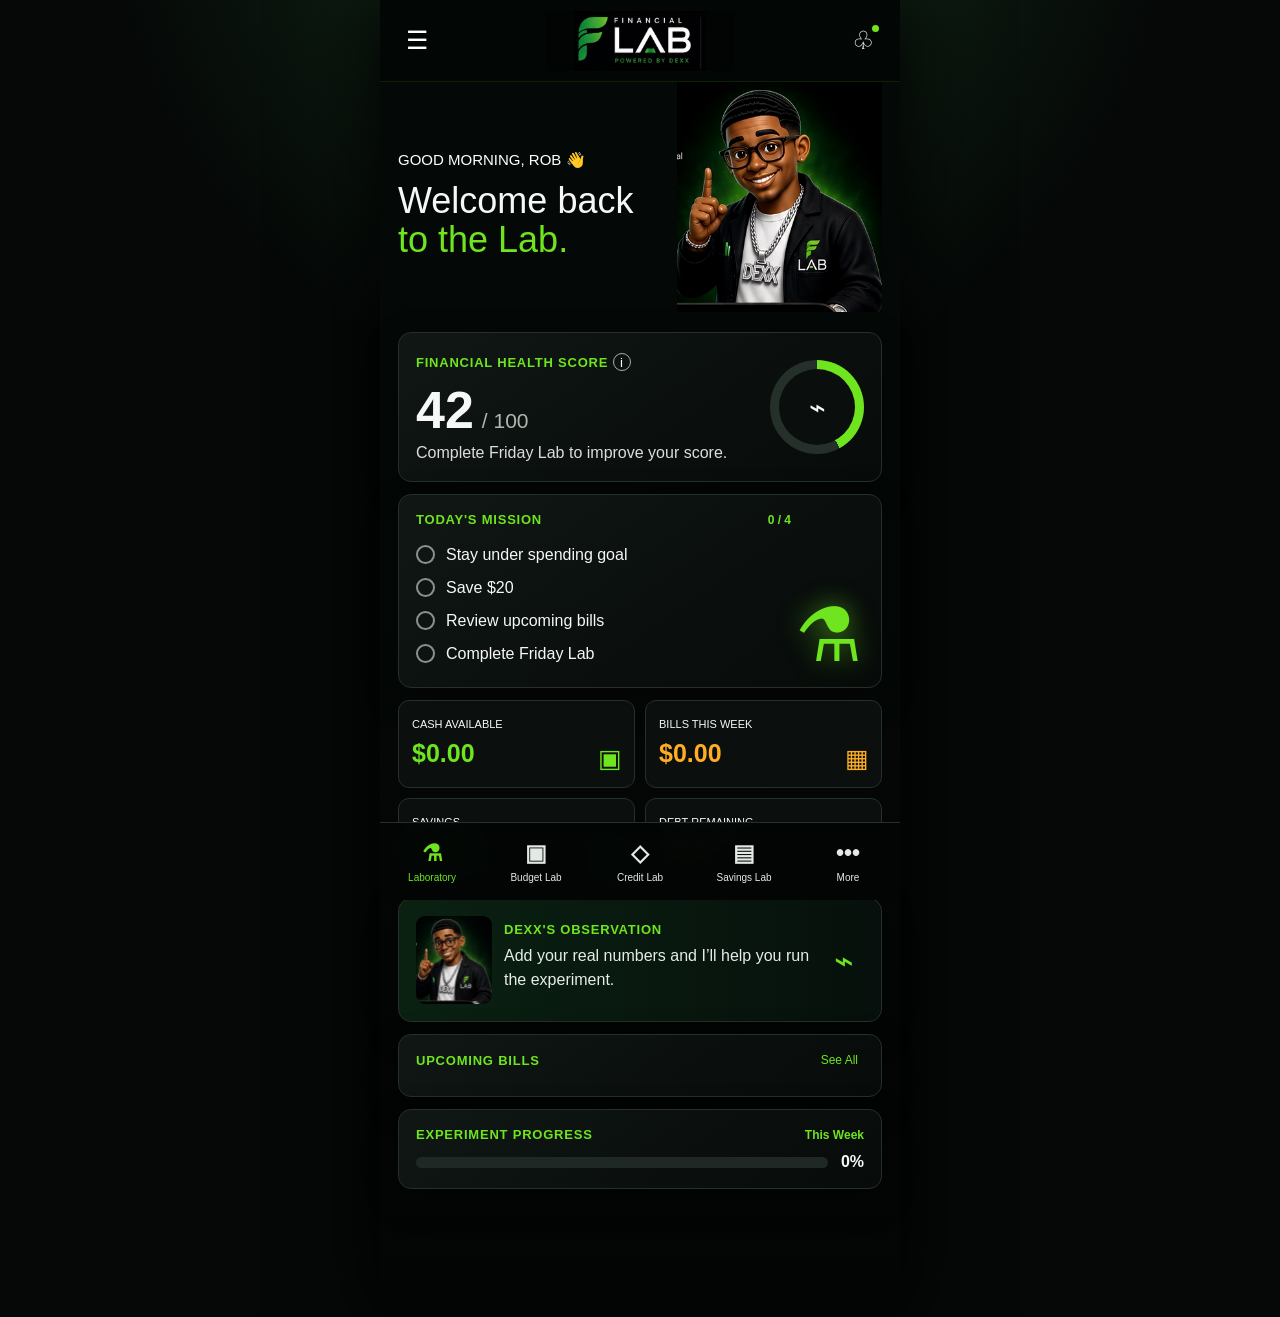
<file: index.v3.3.backup.html>
<!DOCTYPE html>
<html lang="en"><head><meta charset="utf-8"/><meta content="width=device-width,initial-scale=1,viewport-fit=cover" name="viewport"/><meta content="#050807" name="theme-color"/><meta content="Financial Lab powered by Dexx" name="description"/><link href="manifest.webmanifest" rel="manifest"/><link href="icons/icon.svg" rel="icon"/><link href="icons/icon-192.png" rel="apple-touch-icon"/><link href="styles.css" rel="stylesheet"/><title>Financial Lab — Powered by Dexx</title><meta content="3.3" name="financial-lab-version"/></head>
<body><div class="app-shell">
<header class="topbar"><button aria-label="Open menu" class="icon-button" id="menuBtn">☰</button><img alt="Financial Lab powered by Dexx" class="brand-logo" src="[data-uri]"/><button aria-label="Notifications" class="icon-button">♧<i class="notify-dot"></i></button></header>
<main>
<section class="view active" id="laboratory">
<div class="hero"><div><p class="eyebrow" id="greeting">GOOD MORNING, ROB 👋</p><h1>Welcome back<br/><span>to the Lab.</span></h1></div><img alt="Dexx, your financial scientist" src="[data-uri]"/></div>
<section class="card health-card"><div><div class="card-title">FINANCIAL HEALTH SCORE <button class="info" title="Based on your paycheck, bills, savings and weekly plan">i</button></div><div class="score-line"><strong id="healthScore">42</strong><span>/ 100</span></div><p id="healthMessage">Complete Friday Lab to improve your score.</p></div><div class="score-ring" id="scoreRing"><span>⌁</span></div></section>
<section class="card mission-card"><div class="section-head"><span>TODAY'S MISSION</span><b id="missionCount">0 / 4</b></div><label><input data-mission="spending" type="checkbox"/><i></i>Stay under spending goal</label><label><input data-mission="saving" type="checkbox"/><i></i>Save $20</label><label><input data-mission="bills" type="checkbox"/><i></i>Review upcoming bills</label><label><input data-mission="friday" type="checkbox"/><i></i>Complete Friday Lab</label><div class="flask">⚗</div></section>
<div class="stats-grid"><article class="stat"><span>CASH AVAILABLE</span><strong id="cashAvailable">$0.00</strong><small>▣</small></article><article class="stat orange"><span>BILLS THIS WEEK</span><strong id="billsWeek">$0.00</strong><small>▦</small></article><article class="stat"><span>SAVINGS</span><strong id="savingsTotal">$0.00</strong><small>◉</small></article><article class="stat red"><span>DEBT REMAINING</span><strong id="debtRemaining">$0.00</strong><small>▤</small></article></div>
<section class="card observation"><img alt="Dexx" src="[data-uri]"/><div><div class="card-title">DEXX'S OBSERVATION</div><p id="dexxObservation">Add your real numbers and I’ll help you run the experiment.</p></div><span class="trend">⌁</span></section>
<section class="card"><div class="section-head"><span>UPCOMING BILLS</span><button data-go="budget">See All</button></div><div class="bill-list" id="billList"></div></section>
<section class="card progress-card"><div class="section-head"><span>EXPERIMENT PROGRESS</span><b>This Week</b></div><div class="progress-row"><div class="progress"><i id="progressBar"></i></div><strong id="progressText">0%</strong></div></section>
</section>
<section class="view" id="budget"><div class="page-title"><p>BUDGET LAB</p><h1>Plan every paycheck automatically.</h1></div><section class="card paycheck-planner">
<div class="section-head"><span>PAYCHECK PLAN</span><b id="planStatus">Ready</b></div>
<p class="planner-copy">Enter your check and next payday. Dexx will protect bills, reserve savings, and show what is safe to spend.</p>
<div class="plan-summary-grid">
<article><span>PAY NOW</span><strong id="planPayNow">$0.00</strong><small>Bills due before payday</small></article>
<article><span>COMING UP</span><strong id="planReserve">$0.00</strong><small>Reserve for later bills</small></article>
<article><span>SAVE</span><strong id="planSavings">$0.00</strong><small>Recommended savings</small></article>
<article><span>SAFE TO SPEND</span><strong id="planSpend">$0.00</strong><small>After your priorities</small></article>
</div>
<div aria-label="Paycheck allocation" class="allocation-bar"><i id="allocBills"></i><i id="allocReserve"></i><i id="allocSavings"></i><i id="allocSpend"></i></div>
<div class="dexx-plan"><strong>DEXX RECOMMENDS</strong><p id="dexxPlanText">Add your paycheck and bill dates to create a plan.</p></div>
<div class="allocation-list" id="allocationList"></div>
</section><form class="card form-card" id="budgetForm">
<div class="section-head"><span>CHECK DETAILS</span><b>Version 3.3</b></div>
<div class="form-grid">
<label>Paycheck amount<input id="paycheck" inputmode="decimal" min="0" placeholder="$0.00" step="0.01" type="number"/></label>
<label>Check date<input id="payDate" type="date"/></label>
</div>
<div class="form-grid">
<label>Next payday<input id="nextPayday" type="date"/></label>
<label>Savings goal (%)<input id="savingsRate" inputmode="numeric" max="100" min="0" step="1" type="number" value="10"/></label>
</div>
<label>Minimum savings amount<input id="saveAmount" inputmode="decimal" min="0" placeholder="$0.00" step="0.01" type="number"/></label>
<label>Debt remaining<input id="debtAmount" inputmode="decimal" min="0" placeholder="$0.00" step="0.01" type="number"/></label>
<div class="section-head subhead"><span>ADD A BILL</span><b>Due dates power the plan</b></div>
<div class="form-grid"><label>Bill name<input id="billName" maxlength="60" placeholder="Electric"/></label><label>Due date<input id="billDate" type="date"/></label></div>
<label>Bill amount<input id="billAmount" inputmode="decimal" min="0" placeholder="$0.00" step="0.01" type="number"/></label>
<button class="primary" type="submit">BUILD MY PAYCHECK PLAN</button><p class="status" id="formStatus"></p>
</form><section class="card"><div class="section-head"><span>YOUR BILLS</span><button class="danger-link" id="clearBills">Clear</button></div><div class="bill-list" id="allBills"></div></section></section>
<section class="view" id="credit"><div class="page-title"><p>CREDIT LAB</p><h1>Strengthen your foundation.</h1></div><section class="card empty-state"><span>▤</span><h2>Credit experiments are next.</h2><p>Version 3.2 keeps your debt number visible while we prepare utilization and payoff tracking.</p></section></section>
<section class="view" id="savings"><div class="page-title"><p>SAVINGS LAB</p><h1>Turn goals into experiments.</h1></div><section class="card"><div class="card-title">CURRENT SAVINGS TARGET</div><div class="big-money" id="savingsPageTotal">$0.00</div><p>Every saved dollar increases your weekly experiment progress.</p><button class="primary" data-go="budget">UPDATE SAVINGS TARGET</button></section></section>
<section class="view" id="more"><div class="page-title"><p>MORE</p><h1>Quick actions.</h1></div><div class="quick-grid"><button data-action="expense">＋<span>Add Expense</span></button><button data-action="income"><b>＋</b><span>Enter Check</span></button><button data-go="budget">▦<span>Friday Lab</span></button><button data-go="laboratory">▥<span>Reports</span></button><button data-go="dexx">☵<span>Ask Dexx</span></button></div></section>
<section class="view" id="dexx"><div class="dexx-header"><button data-go="laboratory">←</button><div><h1>DEXX</h1><p>Your Financial Scientist</p></div><img alt="Dexx" src="[data-uri]"/></div><div class="chat"><div class="bubble" id="dexxReply">Hey Rob! 👋 I’m Dexx. How can I help you today?</div><button data-question="score">How can I improve my score? <span>›</span></button><button data-question="spending">Analyze my spending <span>›</span></button><button data-question="challenge">Give me a money challenge <span>›</span></button><button data-question="saving">Any tips for saving more? <span>›</span></button><form id="chatForm"><input id="chatInput" placeholder="Ask Dexx anything..."/><button type="submit">➤</button></form></div></section>
</main>
<nav class="bottom-nav"><button class="active" data-go="laboratory"><b>⚗</b><span>Laboratory</span></button><button data-go="budget"><b>▣</b><span>Budget Lab</span></button><button data-go="credit"><b>◇</b><span>Credit Lab</span></button><button data-go="savings"><b>▤</b><span>Savings Lab</span></button><button data-go="more"><b>•••</b><span>More</span></button></nav>
</div><script src="app.js"></script></body></html>
</file>
<file: styles.css>
:root{--bg:#050807;--panel:#0c1110;--panel2:#101614;--line:#243029;--text:#f6f8f7;--muted:#aeb8b1;--green:#6ee51e;--green2:#29a909;--orange:#ffae24;--red:#ff3d35;--cyan:#15d8ff;--magenta:#e900db;--safe:env(safe-area-inset-bottom)}*{box-sizing:border-box}html{background:#000;color-scheme:dark}body{margin:0;background:radial-gradient(circle at 50% -10%,#17331d 0,#050807 34%);color:var(--text);font-family:Inter,-apple-system,BlinkMacSystemFont,"Segoe UI",sans-serif}.app-shell{max-width:520px;margin:auto;min-height:100vh;background:linear-gradient(180deg,rgba(4,9,7,.96),#030504);box-shadow:0 0 80px #000;position:relative;padding-bottom:calc(88px + var(--safe))}.topbar{height:92px;padding:12px 16px;display:flex;align-items:center;justify-content:space-between;position:sticky;top:0;z-index:20;background:rgba(3,6,5,.88);backdrop-filter:blur(18px);border-bottom:1px solid rgba(110,229,30,.12)}.brand-logo{width:210px;max-height:68px;object-fit:cover;object-position:left center;border-radius:4px}.icon-button{width:42px;height:42px;border:0;background:transparent;color:#fff;font-size:25px;position:relative}.notify-dot{position:absolute;width:7px;height:7px;background:var(--green);border-radius:50%;right:5px;top:5px}.view{display:none;padding:0 18px 28px}.view.active{display:block}.hero{height:235px;display:flex;align-items:flex-end;justify-content:space-between;overflow:hidden}.hero .eyebrow{font-size:15px;color:#fff}.hero h1{font-size:34px;line-height:1.06;margin:10px 0 30px;font-weight:500}.hero h1 span{color:var(--green)}.hero img{width:205px;height:230px;object-fit:cover;object-position:center top;mix-blend-mode:screen;filter:contrast(1.05) saturate(1.1)}.card{position:relative;background:linear-gradient(145deg,rgba(16,23,20,.98),rgba(7,11,9,.98));border:1px solid var(--line);border-radius:13px;padding:17px;margin-bottom:12px;box-shadow:0 12px 35px rgba(0,0,0,.28)}.card-title,.section-head span,.page-title p{color:var(--green);font-size:13px;letter-spacing:.06em;font-weight:700}.health-card{display:flex;justify-content:space-between;align-items:center;min-height:150px}.score-line{display:flex;align-items:baseline;gap:8px;margin-top:13px}.score-line strong{font-size:52px;line-height:1}.score-line span{font-size:21px;color:var(--muted)}.health-card p{margin:8px 0 0;color:#ddd}.info{width:18px;height:18px;border:1px solid #aaa;border-radius:50%;background:none;color:#fff}.score-ring{--score:42;width:94px;height:94px;border-radius:50%;display:grid;place-items:center;background:conic-gradient(var(--green) calc(var(--score)*1%),#25302a 0);position:relative}.score-ring:before{content:"";position:absolute;inset:9px;border-radius:50%;background:#0a0f0d}.score-ring span{z-index:1;font-size:28px}.mission-card{padding-right:90px;overflow:hidden}.section-head{display:flex;align-items:center;justify-content:space-between;margin-bottom:11px}.section-head b,.section-head button{color:var(--green);font-size:12px;background:none;border:0}.mission-card label{display:flex;align-items:center;gap:11px;padding:7px 0;position:relative;z-index:2}.mission-card input{display:none}.mission-card i{width:19px;height:19px;border:2px solid #8a928d;border-radius:50%;display:grid;place-items:center}.mission-card input:checked+i{border-color:var(--green);background:var(--green)}.mission-card input:checked+i:after{content:"✓";color:#081005;font-weight:900;font-size:12px}.flask{position:absolute;right:19px;bottom:8px;font-size:75px;color:var(--green);text-shadow:0 0 25px rgba(110,229,30,.55)}.stats-grid{display:grid;grid-template-columns:1fr 1fr;gap:10px;margin-bottom:12px}.stat{min-height:88px;background:#0b100e;border:1px solid var(--line);border-radius:11px;padding:13px;position:relative}.stat span{font-size:11px}.stat strong{display:block;color:var(--green);font-size:25px;margin-top:7px}.stat small{position:absolute;right:12px;bottom:14px;color:var(--green);font-size:25px}.stat.orange strong,.stat.orange small{color:var(--orange)}.stat.red strong,.stat.red small{color:var(--red)}.observation{display:grid;grid-template-columns:76px 1fr 30px;align-items:center;gap:12px;background:linear-gradient(90deg,#0a2112,#07100c)}.observation img{width:76px;height:88px;border-radius:9px;object-fit:cover;object-position:58% top}.observation p{margin:7px 0;color:#e7ece9;line-height:1.45}.trend{color:var(--green);font-size:33px}.bill-list{display:grid;gap:6px}.bill-row{display:grid;grid-template-columns:24px 1fr auto auto;gap:8px;align-items:center;padding:7px 0}.bill-row .check{width:20px;height:20px;border:2px solid #909a94;border-radius:50%;background:none;color:#071006}.bill-row.paid .check{background:var(--green);border-color:var(--green)}.bill-row small{color:var(--muted)}.bill-row strong{font-weight:500}.empty-copy{color:var(--muted);padding:10px 0}.progress-row{display:flex;align-items:center;gap:13px}.progress{height:11px;flex:1;border-radius:8px;background:#202825;overflow:hidden}.progress i{display:block;height:100%;width:0;background:linear-gradient(90deg,var(--green),#36b914);border-radius:inherit;transition:.4s}.page-title{padding:28px 4px 10px}.page-title h1{font-size:31px;margin:8px 0 15px}.form-card label{display:block;color:#dce2de;font-size:13px;margin-bottom:14px}.form-card input,.chat input{width:100%;margin-top:7px;background:#050806;border:1px solid #2d3832;color:#fff;border-radius:9px;padding:14px;font-size:16px}.form-grid{display:grid;grid-template-columns:1.2fr 1fr;gap:10px}.primary{width:100%;border:0;border-radius:9px;background:var(--green);color:#071006;font-weight:800;padding:14px}.status{color:var(--green);min-height:18px}.danger-link{color:var(--red)!important}.empty-state{text-align:center;padding:45px 20px}.empty-state>span{font-size:60px;color:var(--green)}.big-money{font-size:48px;color:var(--green);font-weight:800;margin:18px 0}.quick-grid{display:grid;grid-template-columns:1fr 1fr;gap:10px}.quick-grid button{min-height:105px;background:#0b100e;border:1px solid var(--line);border-radius:11px;color:var(--green);font-size:29px}.quick-grid span{display:block;color:#fff;font-size:14px;margin-top:10px}.dexx-header{height:190px;display:grid;grid-template-columns:40px 1fr 145px;align-items:center;border-bottom:1px solid var(--line)}.dexx-header button{background:none;border:0;color:#fff;font-size:28px}.dexx-header h1{margin:0;text-align:center}.dexx-header p{color:var(--green);text-align:center;margin:5px}.dexx-header img{width:145px;height:190px;object-fit:cover;mix-blend-mode:screen}.chat{padding-top:18px}.bubble,.chat>button{width:100%;text-align:left;background:#0d1310;border:1px solid var(--line);border-radius:10px;color:#fff;padding:15px;margin-bottom:9px;line-height:1.5}.bubble{min-height:105px}.chat>button span{float:right;font-size:24px}.chat form{display:flex;background:#0d1310;border:1px solid var(--line);border-radius:10px;padding:5px;margin-top:14px}.chat form input{border:0;margin:0}.chat form button{width:48px;border:0;border-radius:50%;background:var(--green);color:#071006;font-size:20px}.bottom-nav{position:fixed;bottom:0;left:50%;transform:translateX(-50%);z-index:30;width:min(520px,100%);height:78px;padding-bottom:var(--safe);display:grid;grid-template-columns:repeat(5,1fr);background:rgba(3,6,5,.96);backdrop-filter:blur(16px);border-top:1px solid var(--line)}.bottom-nav button{border:0;background:none;color:#e3e9e5;font-size:10px}.bottom-nav b{display:block;font-size:23px;margin-bottom:5px}.bottom-nav .active{color:var(--green)}@media(max-width:390px){.brand-logo{width:180px}.hero img{width:175px}.hero h1{font-size:30px}.view{padding-left:13px;padding-right:13px}.stats-grid{gap:7px}.stat strong{font-size:21px}}
/* Version 3.3 paycheck planner */
.paycheck-planner{border-color:rgba(105,255,18,.35);background:linear-gradient(145deg,rgba(11,24,17,.98),rgba(5,10,8,.98))}.planner-copy{color:#bdc8c1;margin:.45rem 0 1rem;line-height:1.45}.plan-summary-grid{display:grid;grid-template-columns:1fr 1fr;gap:.65rem}.plan-summary-grid article{padding:.8rem;border:1px solid #213329;border-radius:13px;background:#07100c}.plan-summary-grid span{font-size:.68rem;color:#73ff27;font-weight:800;letter-spacing:.08em}.plan-summary-grid strong{display:block;font-size:1.25rem;margin:.25rem 0}.plan-summary-grid small{color:#849189}.allocation-bar{display:flex;height:9px;overflow:hidden;border-radius:99px;background:#1b2620;margin:1rem 0}.allocation-bar i{display:block;height:100%}.allocation-bar i:nth-child(1){background:#ff9d2e}.allocation-bar i:nth-child(2){background:#42b9ff}.allocation-bar i:nth-child(3){background:#69ff12}.allocation-bar i:nth-child(4){background:#9da7a1}.dexx-plan{padding:1rem;border-radius:14px;background:rgba(105,255,18,.07);border:1px solid rgba(105,255,18,.2)}.dexx-plan strong{color:#69ff12;font-size:.75rem;letter-spacing:.08em}.dexx-plan p{margin:.4rem 0 0;line-height:1.45}.allocation-list{margin-top:.75rem}.allocation-row{display:flex;justify-content:space-between;gap:1rem;align-items:center;padding:.8rem 0;border-bottom:1px solid #1d2923}.allocation-row:last-child{border-bottom:0}.allocation-row div{display:flex;flex-direction:column;gap:.2rem}.allocation-row small{color:#849189}.allocation-row b{white-space:nowrap}.subhead{margin-top:.35rem;padding-top:.85rem;border-top:1px solid #213329}.subhead b{font-size:.7rem;color:#849189}@media(max-width:420px){.plan-summary-grid{grid-template-columns:1fr 1fr}.plan-summary-grid strong{font-size:1.05rem}.allocation-row{font-size:.88rem}}
/* Version 3.4 Dexx Payday Mode */
.payday-steps{border-color:rgba(110,229,30,.28)}.step-track{display:flex;align-items:center;margin:.85rem 0}.step-track i{width:25px;height:25px;border-radius:50%;display:grid;place-items:center;border:1px solid #405047;color:#87938c;font-style:normal;font-size:.72rem;font-weight:800}.step-track i.active{background:var(--green);border-color:var(--green);color:#071006}.step-track span{height:2px;flex:1;background:#27322c}.step-track i.active+span{background:var(--green)}#workflowCopy{margin:.4rem 0 0;color:var(--muted)}.plan-summary-grid.five{grid-template-columns:repeat(2,1fr)}.plan-summary-grid.five article:last-child{grid-column:1/-1}.allocation-bar i:nth-child(4){background:#e900db}.allocation-bar i:nth-child(5){background:#9da7a1}.adjust-grid{display:grid;grid-template-columns:1fr 1fr;gap:.7rem;margin:1rem 0}.adjust-grid label{font-size:.75rem;color:#aeb8b1}.adjust-grid input,.form-card select{width:100%;margin-top:7px;background:#050806;border:1px solid #2d3832;color:#fff;border-radius:9px;padding:14px;font-size:16px}.approve{margin-top:.4rem}.toggle-label{display:flex!important;align-items:center;gap:.6rem;padding-top:1.8rem}.toggle-label input{width:20px!important;margin:0!important}.priority,.autopay{font-size:.56rem;text-transform:uppercase;letter-spacing:.05em;border-radius:99px;padding:.15rem .35rem;font-style:normal;vertical-align:middle}.priority.essential{background:rgba(255,61,53,.18);color:#ff756e}.priority.important{background:rgba(255,174,36,.16);color:#ffc15d}.priority.flexible{background:rgba(21,216,255,.14);color:#69e7ff}.autopay{background:rgba(110,229,30,.13);color:var(--green)}.experiment-card h2{font-size:1.1rem;margin:.5rem 0}.experiment-card p{color:#c6cec9;line-height:1.45}.experiment-card small{display:block;color:#8f9a94;margin-top:.5rem}.history-list{display:grid;gap:.65rem}.history-row{display:flex;justify-content:space-between;gap:1rem;align-items:center;padding:.75rem 0;border-bottom:1px solid #1d2923}.history-row:last-child{border:0}.history-row div{display:flex;flex-direction:column;gap:.2rem}.history-row small,.history-row span{color:#8f9a94;font-size:.75rem}.history-row span{text-align:right}@media(max-width:390px){.adjust-grid{grid-template-columns:1fr}.toggle-label{padding-top:.5rem}.history-row{align-items:flex-start;flex-direction:column}.history-row span{text-align:left}}

/* Version 3.4.1 hero and branding polish */
.topbar{height:82px;padding:9px 16px}
.brand-logo{width:190px;max-height:60px;object-fit:contain;object-position:center;background:#020403}
.hero{height:250px;align-items:stretch;position:relative;isolation:isolate}
.hero>div{position:relative;z-index:2;align-self:center;max-width:52%;padding-bottom:4px}
.hero .eyebrow{margin:0 0 12px;line-height:1.35}
.hero h1{margin:0;font-size:36px;line-height:1.08}
.hero .dexx-hero-image{color:transparent;position:absolute;z-index:1;right:-8px;bottom:0;width:58%;height:250px;object-fit:cover;object-position:45% top;mix-blend-mode:normal;filter:saturate(1.05) contrast(1.04);border-radius:0 0 12px 12px}
.observation .dexx-observation-image{object-position:43% top;mix-blend-mode:normal}
.dexx-header .dexx-chat-image{object-position:43% top;mix-blend-mode:normal}
@media(max-width:390px){.topbar{height:76px}.brand-logo{width:165px;max-height:54px}.hero{height:240px}.hero>div{max-width:53%}.hero h1{font-size:31px}.hero .eyebrow{font-size:13px}.hero .dexx-hero-image{color:transparent;width:59%;height:240px;right:-10px}}

/* Version 4.0 Financial Profile + intelligence */
.confidence-card{display:grid;gap:12px;border-color:rgba(110,229,30,.35)}.confidence-card strong{font-size:28px;color:var(--green)}.confidence-card p{margin:.4rem 0 0;color:var(--muted)}.confidence-meter{height:10px;background:#202825;border-radius:99px;overflow:hidden}.confidence-meter i{display:block;height:100%;width:0;background:linear-gradient(90deg,#ff4d45,#ffc15d,var(--green));transition:.35s}.timeline{display:grid}.timeline-row{display:flex;justify-content:space-between;gap:12px;padding:11px 0;border-bottom:1px solid #1d2923}.timeline-row:last-child{border-bottom:0}.timeline-row div{display:flex;flex-direction:column;gap:3px}.timeline-row span{color:var(--muted);font-size:13px}.timeline-row b{white-space:nowrap;color:var(--green)}.profile-summary{display:grid;grid-template-columns:1fr 1fr;gap:10px}.profile-summary div{background:#07100c;border:1px solid #213329;border-radius:11px;padding:12px}.profile-summary span{display:block;color:var(--green);font-size:10px;letter-spacing:.08em}.profile-summary strong{display:block;margin-top:6px;text-transform:capitalize}.quick-grid button{padding:12px}

/* Version 4.0.2 Recurring Bills Manager */
.bills-manager-card{border-color:rgba(110,229,30,.35)}.manager-copy{color:var(--muted);line-height:1.5;margin:.35rem 0 1rem}.bill-manager-form{display:grid;gap:.15rem}.bill-manager-form label{display:block;color:#dce2de;font-size:13px;margin-bottom:14px}.bill-manager-form input,.bill-manager-form select{width:100%;margin-top:7px;background:#050806;border:1px solid #2d3832;color:#fff;border-radius:9px;padding:14px;font-size:16px}.manager-actions{display:grid;grid-template-columns:1fr auto;gap:9px;align-items:center}.secondary{border:1px solid #34423a;background:#0a100d;color:#fff;border-radius:9px;padding:13px 15px;font-weight:800}.managed-bills{display:grid;gap:10px;margin-top:16px}.managed-bill{border:1px solid #213329;background:#07100c;border-radius:13px;padding:13px}.managed-bill-main,.managed-bill-meta{display:flex;justify-content:space-between;gap:12px;align-items:flex-start}.managed-bill-main div{display:flex;flex-direction:column;gap:4px}.managed-bill-main strong{font-size:16px}.managed-bill-main span,.managed-bill-meta{color:var(--muted);font-size:12px}.managed-bill-main b{font-size:18px;color:var(--green);white-space:nowrap}.managed-bill-meta{border-top:1px solid #1d2923;margin-top:10px;padding-top:10px;align-items:center}.managed-bill-meta div{display:flex;gap:6px}.managed-bill-meta button{border:0;background:#111914;color:var(--green);border-radius:7px;padding:7px 10px;font-weight:700}.manager-toggle{padding-top:1.8rem}@media(max-width:420px){.manager-actions{grid-template-columns:1fr}.managed-bill-meta{align-items:flex-start;flex-direction:column}.manager-toggle{padding-top:.5rem}}

/* Version 4.0.3 — Recurring Bills Manager mobile layout fix */
.bill-manager-form .form-grid{
  grid-template-columns:minmax(0,1fr) minmax(0,1fr);
  column-gap:12px;
}
.bill-manager-form .form-grid > label{min-width:0;max-width:100%;}
.bill-manager-form input,
.bill-manager-form select{
  min-width:0;
  max-width:100%;
  display:block;
}
#managerBillDate,
#managerBillFrequency{
  width:100%;
  min-width:0;
}
@media(max-width:420px){
  .bill-manager-form .form-grid{grid-template-columns:minmax(0,1fr) minmax(0,1fr);gap:10px;}
  .bill-manager-form input,.bill-manager-form select{padding:13px 12px;font-size:16px;}
}
@media(max-width:350px){
  .bill-manager-form .form-grid{grid-template-columns:1fr;}
  .manager-toggle{padding-top:.5rem;}
}

/* Version 4.0.3.1 — iPhone date/frequency hotfix */
#managerBillDate{box-sizing:border-box;-webkit-min-logical-width:0;}
@media(max-width:420px){
  .bill-manager-form .manager-date-frequency{grid-template-columns:1fr;gap:0;}
  .bill-manager-form .manager-date-frequency > label{width:100%;min-width:0;}
  #managerBillDate,#managerBillFrequency{width:100%;max-width:100%;min-width:0;}
}

/* 4.0.5 — Dexx Bills Reserve Intelligence */
.reserve-intel{margin-top:12px;padding:11px 12px;border:1px solid rgba(116,255,92,.28);border-radius:12px;background:rgba(116,255,92,.06);display:grid;gap:4px}
.reserve-intel span{font-size:.72rem;font-weight:800;letter-spacing:.08em;color:#7cff62}
.reserve-intel small{line-height:1.4;color:rgba(255,255,255,.72)}

/* 4.0.5.1 — visible future-bill reserve pipeline */
.compact-copy{margin-top:-4px;margin-bottom:18px}
.prepare-list{display:grid;gap:10px}
.prepare-row{display:flex;align-items:center;justify-content:space-between;gap:16px;padding:15px 0;border-bottom:1px solid rgba(134,165,147,.18)}
.prepare-row:last-child{border-bottom:0}
.prepare-row>div:first-child{min-width:0;display:grid;gap:5px}
.prepare-row strong{font-size:1rem}
.prepare-row small{color:var(--muted);line-height:1.35}
.prepare-amount{display:grid;justify-items:end;gap:3px;flex:0 0 auto}
.prepare-amount span{font-size:.72rem;color:var(--muted);text-transform:uppercase;letter-spacing:.08em}
.prepare-amount b{color:var(--green);font-size:1.05rem}
@media(max-width:520px){.prepare-row{align-items:flex-start}.prepare-row small{font-size:.82rem}.prepare-amount b{font-size:1rem}}

/* 4.0.6 — Reserve Memory */
.reserve-memory-summary{display:flex;justify-content:space-between;align-items:center;gap:14px;padding:14px 16px;margin:10px 0 14px;border:1px solid rgba(97,255,29,.28);border-radius:16px;background:rgba(97,255,29,.055)}
.reserve-memory-summary strong{font-size:1.15rem;color:var(--green)}
.reserve-memory-summary span{font-size:.76rem;line-height:1.25;color:var(--muted);text-align:right;max-width:58%}
.reserve-held{display:inline-block;margin-left:6px;color:var(--green);font-style:normal;font-size:.62rem;border:1px solid rgba(97,255,29,.3);border-radius:999px;padding:2px 6px}
@media(max-width:560px){.reserve-memory-summary{align-items:flex-start;flex-direction:column}.reserve-memory-summary span{max-width:none;text-align:left}}

/* 4.0.7 — Debt Manager */
.debt-overview,.debt-manager-form{border-color:rgba(97,255,29,.28)}
.debt-kpis{display:grid;grid-template-columns:repeat(3,minmax(0,1fr));gap:10px;margin:16px 0}
.debt-kpis>div{padding:14px;border:1px solid var(--line);border-radius:16px;background:#07100b}
.debt-kpis span{display:block;color:var(--muted);font-size:.65rem;font-weight:800;letter-spacing:.08em;margin-bottom:6px}
.debt-kpis strong{display:block;font-size:1.08rem;overflow-wrap:anywhere}
.strategy-field{display:block;margin-top:8px}
.strategy-field select{margin-top:8px;width:100%}
.strategy-field small{display:block;color:var(--muted);margin-top:8px}
.managed-debts{display:grid;gap:12px}
.managed-debt{position:relative;border:1px solid var(--line);border-radius:18px;padding:16px;background:#07100b}
.dexx-target{display:inline-block;margin-bottom:10px;padding:5px 9px;border-radius:999px;background:rgba(97,255,29,.12);border:1px solid rgba(97,255,29,.3);color:var(--green);font-size:.62rem;font-weight:900;letter-spacing:.08em}
.debt-card-head{display:flex;justify-content:space-between;gap:16px;align-items:flex-start}
.debt-card-head strong{display:block;font-size:1.08rem}
.debt-card-head span{display:block;color:var(--muted);font-size:.78rem;margin-top:4px}
.debt-card-head b{color:var(--green);font-size:1.18rem;white-space:nowrap}
.debt-card-meta{display:flex;justify-content:space-between;gap:12px;align-items:center;border-top:1px solid var(--line);margin-top:12px;padding-top:12px}
.debt-card-meta>span{color:var(--muted);font-size:.76rem}
.debt-card-meta div{display:flex;gap:8px;flex-wrap:wrap}
.debt-card-meta button{border:0;border-radius:10px;padding:8px 10px;background:#101a14;color:var(--green);font-weight:800}
.debt-card-meta .danger-link{color:#ff5353}
@media(max-width:620px){
  .debt-kpis{grid-template-columns:1fr}
  .debt-card-head,.debt-card-meta{align-items:flex-start;flex-direction:column}
}

/* 4.0.7.1 — Credit Lab Mobile Polish */
.debt-manager-form .section-head{gap:12px;flex-wrap:wrap}
.debt-manager-form .section-head b{white-space:nowrap}
.debt-manager-form .form-grid{
  display:grid;
  grid-template-columns:minmax(0,1fr) minmax(0,1fr);
  gap:14px 16px;
}
.debt-manager-form .form-grid > label,
.debt-manager-form label{
  min-width:0;
  display:block;
  color:#dce2de;
  font-size:13px;
  font-weight:600;
}
.debt-manager-form input,
.debt-manager-form select{
  display:block;
  width:100%;
  min-width:0;
  max-width:100%;
  margin-top:8px;
  background:#050806;
  border:1px solid #2d3832;
  color:#fff;
  border-radius:11px;
  padding:14px 13px;
  font-size:16px;
  line-height:1.2;
  min-height:50px;
}
.debt-manager-form input[type="date"]{
  -webkit-min-logical-width:0;
  appearance:auto;
}
.debt-manager-form .manager-actions{
  margin-top:4px;
}
.debt-overview .section-head{
  align-items:flex-start;
  gap:12px;
  flex-wrap:wrap;
}
.debt-overview .section-head b{
  white-space:nowrap;
}
.debt-kpis > div{
  min-width:0;
}
.debt-kpis strong{
  line-height:1.2;
}
.strategy-field select{
  min-height:48px;
  border-radius:11px;
  background:#050806;
  border:1px solid #2d3832;
  color:#fff;
  padding:0 12px;
  font-size:16px;
}
@media(max-width:520px){
  .debt-manager-form .form-grid{
    grid-template-columns:1fr;
    gap:0;
  }
  .debt-manager-form .form-grid > label{
    margin-bottom:16px;
  }
  .debt-manager-form input,
  .debt-manager-form select{
    min-height:52px;
  }
  .debt-manager-form .manager-actions{
    grid-template-columns:1fr;
    gap:10px;
  }
  .debt-overview .section-head b{
    width:100%;
  }
}

/* 4.0.7.2 — Credit Lab Form Stack Hotfix */
@media (max-width: 640px){
  #debtManagerForm .form-grid,
  .debt-manager-form .form-grid{
    display:block !important;
    grid-template-columns:1fr !important;
    width:100% !important;
  }

  #debtManagerForm .form-grid > label,
  .debt-manager-form .form-grid > label{
    display:block !important;
    width:100% !important;
    max-width:100% !important;
    margin:0 0 18px 0 !important;
  }

  #debtManagerForm input,
  #debtManagerForm select,
  .debt-manager-form input,
  .debt-manager-form select{
    display:block !important;
    width:100% !important;
    max-width:100% !important;
    min-width:0 !important;
    box-sizing:border-box !important;
    margin-top:8px !important;
    min-height:54px !important;
    font-size:16px !important;
  }

  #debtManagerForm input[type="date"],
  .debt-manager-form input[type="date"]{
    width:100% !important;
    min-width:100% !important;
    max-width:100% !important;
    -webkit-appearance:auto;
    appearance:auto;
  }

  #debtManagerForm .manager-actions,
  .debt-manager-form .manager-actions{
    display:grid !important;
    grid-template-columns:1fr !important;
    width:100% !important;
    gap:10px !important;
  }

  #debtManagerForm .manager-actions button,
  .debt-manager-form .manager-actions button{
    width:100% !important;
  }

  .debt-manager-form .section-head{
    display:flex !important;
    flex-direction:column !important;
    align-items:flex-start !important;
  }

  .debt-manager-form .section-head b{
    width:auto !important;
    white-space:normal !important;
  }
}

/* 4.0.8 — Savings Goals */
.savings-overview,.savings-goal-form{border-color:rgba(97,255,29,.28)}
.savings-kpis{display:grid;grid-template-columns:repeat(3,minmax(0,1fr));gap:10px;margin:16px 0}
.savings-kpis>div{padding:14px;border:1px solid var(--line);border-radius:16px;background:#07100b;min-width:0}
.savings-kpis span{display:block;color:var(--muted);font-size:.65rem;font-weight:800;letter-spacing:.08em;margin-bottom:6px}
.savings-kpis strong{display:block;font-size:1.08rem;line-height:1.2;overflow-wrap:anywhere}
.savings-goals-list{display:grid;gap:12px}
.savings-goal-card{border:1px solid var(--line);border-radius:18px;padding:16px;background:#07100b}
.dexx-savings-target{display:inline-block;margin-bottom:10px;padding:5px 9px;border-radius:999px;background:rgba(97,255,29,.12);border:1px solid rgba(97,255,29,.3);color:var(--green);font-size:.62rem;font-weight:900;letter-spacing:.08em}
.goal-card-head{display:flex;justify-content:space-between;gap:16px;align-items:flex-start}
.goal-card-head strong{display:block;font-size:1.08rem}
.goal-card-head span{display:block;color:var(--muted);font-size:.78rem;margin-top:4px;text-transform:capitalize}
.goal-card-head b{color:var(--green);font-size:1.15rem;white-space:nowrap}
.goal-card-head b small{font-size:.72rem;color:var(--muted)}
.goal-progress{height:9px;background:#1b2820;border-radius:999px;overflow:hidden;margin:14px 0}
.goal-progress i{display:block;height:100%;background:var(--green);border-radius:inherit}
.goal-meta{display:flex;justify-content:space-between;align-items:center;gap:12px;border-top:1px solid var(--line);padding-top:12px}
.goal-meta>span{color:var(--muted);font-size:.76rem}
.goal-meta div{display:flex;gap:7px;flex-wrap:wrap}
.goal-meta button{border:0;border-radius:10px;padding:8px 10px;background:#101a14;color:var(--green);font-weight:800}
.goal-meta .danger-link{color:#ff5353}
@media(max-width:640px){
  .savings-kpis{grid-template-columns:1fr}
  #savingsGoalForm .form-grid,.savings-goal-form .form-grid{display:block!important;grid-template-columns:1fr!important;width:100%!important}
  #savingsGoalForm .form-grid>label,.savings-goal-form .form-grid>label{display:block!important;width:100%!important;max-width:100%!important;margin:0 0 18px!important}
  #savingsGoalForm input,#savingsGoalForm select,.savings-goal-form input,.savings-goal-form select{display:block!important;width:100%!important;max-width:100%!important;min-width:0!important;box-sizing:border-box!important;margin-top:8px!important;min-height:54px!important;font-size:16px!important}
  #savingsGoalForm input[type="date"],.savings-goal-form input[type="date"]{width:100%!important;min-width:100%!important;max-width:100%!important}
  .goal-card-head,.goal-meta{align-items:flex-start;flex-direction:column}
  .goal-card-head b{white-space:normal}
}

/* 4.0.8.1 — Start Here / App Walkthrough */
.walkthrough-hero{border-color:rgba(97,255,29,.35)}
.walkthrough-hero .primary{margin-top:12px}
.walkthrough-steps{display:grid;gap:12px;margin-top:14px}
.walkthrough-steps article{display:grid;grid-template-columns:42px 1fr;gap:14px;align-items:start;padding:14px;border:1px solid var(--line);border-radius:16px;background:#07100b}
.walkthrough-steps article>span{display:grid;place-items:center;width:42px;height:42px;border-radius:50%;background:var(--green);color:#031006;font-weight:900}
.walkthrough-steps strong{display:block;font-size:1rem;margin-bottom:4px}
.walkthrough-steps p{margin:0;color:var(--muted);line-height:1.45}
.walkthrough-labs{display:grid;grid-template-columns:repeat(2,minmax(0,1fr));gap:12px;margin-top:12px}
.walkthrough-labs article{border:1px solid var(--line);border-radius:16px;padding:16px;background:#07100b}
.walkthrough-labs h3{margin:0 0 8px;font-size:1.02rem}
.walkthrough-labs p{color:var(--muted);line-height:1.45;min-height:72px}
.walkthrough-labs button{border:0;border-radius:10px;padding:10px 12px;background:#101a14;color:var(--green);font-weight:900;width:100%}
.walkthrough-concepts{display:grid;gap:10px;margin-top:12px}
.walkthrough-concepts article{padding:14px;border:1px solid var(--line);border-radius:14px;background:#07100b}
.walkthrough-concepts strong{display:block;color:var(--green);margin-bottom:5px}
.walkthrough-concepts p{margin:0;color:var(--muted);line-height:1.45}
.walkthrough-concepts .true-spend{border-color:rgba(97,255,29,.45);background:rgba(97,255,29,.055)}
.setup-checklist{display:grid;gap:10px;margin-top:12px}
.setup-checklist button{display:grid;grid-template-columns:38px 1fr;gap:12px;text-align:left;align-items:center;width:100%;padding:13px;border:1px solid var(--line);border-radius:14px;background:#07100b;color:#fff}
.setup-checklist button>span{display:grid;place-items:center;width:38px;height:38px;border-radius:50%;background:#101a14;color:var(--green);font-weight:900;border:1px solid rgba(97,255,29,.28)}
.setup-checklist strong{display:block}
.setup-checklist small{display:block;color:var(--muted);margin-top:3px;line-height:1.35}
.walkthrough-tip{border-color:rgba(97,255,29,.35)}
@media(max-width:640px){
  .walkthrough-labs{grid-template-columns:1fr}
  .walkthrough-labs p{min-height:0}
  .walkthrough-steps article{grid-template-columns:38px 1fr}
  .walkthrough-steps article>span{width:38px;height:38px}
}

/* 4.0.8.2 — Walkthrough Mobile Polish */

/* Prevent the Start Here page title from hiding behind the sticky header */
#start{
  padding-top:28px;
}
#start .page-title{
  padding-top:18px;
  margin-top:0;
}

/* First-time setup cards: true mobile card layout */
.setup-checklist{
  display:grid;
  gap:12px;
  margin-top:14px;
}
.setup-checklist button{
  display:grid;
  grid-template-columns:44px minmax(0,1fr);
  gap:14px;
  align-items:start;
  width:100%;
  min-width:0;
  padding:16px;
  border:1px solid var(--line);
  border-radius:16px;
  background:#07100b;
  color:#fff;
  text-align:left;
}
.setup-checklist button>span{
  display:grid;
  place-items:center;
  width:44px;
  height:44px;
  border-radius:50%;
  background:#101a14;
  color:var(--green);
  font-weight:900;
  border:1px solid rgba(97,255,29,.30);
  flex:none;
}
.setup-checklist button>div{
  min-width:0;
  width:100%;
}
.setup-checklist strong{
  display:block;
  font-size:1rem;
  line-height:1.25;
  margin:1px 0 6px;
  overflow-wrap:anywhere;
}
.setup-checklist small{
  display:block;
  color:var(--muted);
  font-size:.79rem;
  line-height:1.45;
  overflow-wrap:anywhere;
}

@media(max-width:640px){
  #start{
    padding-top:42px !important;
  }
  #start .page-title{
    padding-top:26px !important;
    margin-bottom:18px !important;
  }

  .setup-checklist{
    gap:14px;
  }

  .setup-checklist button{
    grid-template-columns:42px minmax(0,1fr) !important;
    padding:15px !important;
    border-radius:16px !important;
    min-height:92px;
  }

  .setup-checklist button>span{
    width:42px !important;
    height:42px !important;
    font-size:.95rem;
  }

  .setup-checklist strong{
    font-size:1rem !important;
    line-height:1.28 !important;
  }

  .setup-checklist small{
    font-size:.78rem !important;
    line-height:1.45 !important;
  }
}

/* 4.0.9 — The Front Door */
.front-door{
  position:fixed;
  inset:0;
  z-index:10000;
  overflow:auto;
  background:
    radial-gradient(circle at 75% 28%,rgba(97,255,29,.13),transparent 28rem),
    radial-gradient(circle at 18% 80%,rgba(97,255,29,.07),transparent 24rem),
    #020504;
  color:#fff;
  padding:max(28px,env(safe-area-inset-top)) 20px max(28px,env(safe-area-inset-bottom));
}
body:not(.front-door-active) .front-door{display:none}
body.front-door-active .app-shell{display:none}
.front-door-glow{position:fixed;inset:0;pointer-events:none;background:linear-gradient(180deg,transparent 0 65%,rgba(97,255,29,.025))}
.front-door-shell{position:relative;max-width:980px;margin:0 auto;min-height:100%;display:flex;flex-direction:column;justify-content:center}
.front-brand{display:flex;align-items:center;justify-content:space-between;gap:18px;border-bottom:1px solid rgba(97,255,29,.16);padding-bottom:18px}
.front-brand img{width:min(300px,62vw);height:auto;display:block}
.front-brand>span{font-size:.68rem;letter-spacing:.22em;color:var(--muted);font-weight:900;white-space:nowrap}
.front-hero{display:grid;grid-template-columns:minmax(0,1.08fr) minmax(280px,.92fr);gap:46px;align-items:center;padding:52px 0 34px}
.front-kicker{margin:0 0 13px;color:var(--green);font-size:.74rem;font-weight:900;letter-spacing:.16em}
.front-copy h1{font-size:clamp(3rem,7vw,5.8rem);line-height:.94;letter-spacing:-.055em;margin:0}
.front-copy h1 span{color:var(--green)}
.front-description{max-width:610px;margin:24px 0 0;color:#aab4ae;font-size:clamp(1rem,2vw,1.25rem);line-height:1.6}
.front-actions{display:grid;gap:12px;margin-top:30px;max-width:570px}
.front-actions button{width:100%;border-radius:16px;padding:17px 18px;text-align:left;display:flex;flex-direction:column;gap:3px}
.front-actions strong{font-size:.92rem;letter-spacing:.045em}
.front-actions small{font-size:.72rem;font-weight:600}
.front-primary{border:1px solid var(--green);background:var(--green);color:#041006}
.front-primary small{color:#19340d}
.front-secondary{border:1px solid rgba(97,255,29,.38);background:#07100b;color:#fff}
.front-secondary strong{color:var(--green)}
.front-secondary small{color:var(--muted)}
.front-auth-note{max-width:570px;margin:14px 0 0;font-size:.69rem;line-height:1.45;color:#6f7b74}
.front-dexx{position:relative;align-self:end;min-height:430px;border:1px solid rgba(97,255,29,.20);border-radius:28px;overflow:hidden;background:linear-gradient(180deg,rgba(97,255,29,.08),rgba(5,8,7,.68))}
.front-dexx:after{content:"";position:absolute;inset:auto 0 0;height:42%;background:linear-gradient(transparent,#030605)}
.front-dexx img{position:absolute;width:100%;height:100%;object-fit:cover;object-position:center top;display:block}
.front-dexx-badge{position:absolute;z-index:3;top:16px;left:16px;padding:7px 10px;border:1px solid rgba(97,255,29,.45);border-radius:999px;background:rgba(3,8,5,.78);color:var(--green);font-size:.61rem;font-weight:900;letter-spacing:.09em}
.front-dexx-quote{position:absolute;z-index:3;left:20px;right:20px;bottom:20px;font-weight:800;font-size:1rem;line-height:1.35}
.front-process{display:grid;grid-template-columns:repeat(4,1fr);gap:10px;padding-top:22px;border-top:1px solid rgba(97,255,29,.14)}
.front-process>div{padding:14px;border:1px solid #18251d;border-radius:14px;background:rgba(7,16,11,.72)}
.front-process span{display:block;color:var(--green);font-size:.64rem;font-weight:900;letter-spacing:.1em}
.front-process strong{display:block;margin:5px 0 2px;font-size:.83rem}
.front-process small{display:block;color:var(--muted);font-size:.68rem;line-height:1.3}
.front-tagline{text-align:center;margin:22px 0 0;color:#6f7b74;font-size:.62rem;font-weight:900;letter-spacing:.17em}

@media(max-width:720px){
  .front-door{padding-left:18px;padding-right:18px}
  .front-brand{justify-content:center}
  .front-brand>span{display:none}
  .front-brand img{width:min(290px,72vw)}
  .front-hero{grid-template-columns:1fr;gap:26px;padding:36px 0 28px}
  .front-copy{text-align:left}
  .front-copy h1{font-size:clamp(3rem,14vw,4.6rem)}
  .front-description{font-size:1rem}
  .front-dexx{min-height:330px;order:-1}
  .front-process{grid-template-columns:repeat(2,1fr)}
}
@media(max-width:420px){
  .front-dexx{min-height:290px}
  .front-process{gap:8px}
  .front-process>div{padding:11px}
}

/* 4.0.9.1 — Front Door Mobile Polish + Navigation Isolation */

/* Completely isolate the app chrome while the front door is active */
body.front-door-active .app-shell,
body.front-door-active .bottom-nav,
body.front-door-active .topbar,
body.front-door-active header,
body.front-door-active nav{
  display:none !important;
}
body.front-door-active{
  overflow:hidden;
  background:#020504;
}
body.front-door-active .front-door{
  display:block !important;
}
body:not(.front-door-active) .front-door{
  display:none !important;
}

/* Prevent hidden app controls from receiving taps */
body.front-door-active .app-shell *{
  pointer-events:none !important;
}

/* Landing content spacing */
.front-door{
  overscroll-behavior:contain;
  -webkit-overflow-scrolling:touch;
}
.front-door-shell{
  justify-content:flex-start;
  padding-top:4px;
  padding-bottom:24px;
}
.front-brand{
  border-bottom:0;
  padding-bottom:8px;
}
.front-brand img{
  width:min(250px,66vw);
}
.front-hero{
  padding:24px 0 22px;
  gap:24px;
}
.front-copy h1{
  font-size:clamp(2.8rem,12vw,4.4rem);
  line-height:.98;
}
.front-description{
  margin-top:18px;
  line-height:1.5;
}
.front-actions{
  gap:14px;
  margin-top:24px;
}
.front-actions button{
  min-height:76px;
  border-radius:18px;
  padding:16px 18px;
  justify-content:center;
  align-items:flex-start;
}
.front-actions strong{
  font-size:1rem;
  line-height:1.1;
}
.front-actions small{
  display:block;
  margin-top:5px;
  font-size:.78rem;
  line-height:1.3;
}
.front-primary{
  box-shadow:0 0 30px rgba(97,255,29,.10);
}
.front-auth-note{
  margin-top:16px;
  font-size:.72rem;
  line-height:1.5;
}
.front-dexx{
  min-height:360px;
  border-radius:22px;
}
.front-dexx-badge{
  top:14px;
  left:14px;
}
.front-dexx-quote{
  left:16px;
  right:16px;
  bottom:16px;
  font-size:.95rem;
}
.front-process{
  grid-template-columns:repeat(2,minmax(0,1fr));
  gap:12px;
  padding-top:18px;
}
.front-process>div{
  min-height:100px;
  display:flex;
  flex-direction:column;
  justify-content:center;
  padding:14px;
}
.front-process span{
  margin-bottom:3px;
}
.front-process strong{
  margin:2px 0 5px;
  font-size:.9rem;
}
.front-process small{
  font-size:.74rem;
  line-height:1.35;
}
.front-tagline{
  margin-top:20px;
  padding-bottom:6px;
  line-height:1.45;
}

@media(max-width:720px){
  .front-door{
    padding-top:max(18px,env(safe-area-inset-top));
    padding-bottom:max(20px,env(safe-area-inset-bottom));
  }
  .front-brand img{
    width:min(240px,68vw);
  }
  .front-hero{
    grid-template-columns:1fr;
    padding-top:18px;
  }
  .front-dexx{
    order:0;
    min-height:330px;
  }
  .front-copy{
    order:-1;
  }
}

@media(max-width:420px){
  .front-brand img{
    width:min(225px,70vw);
  }
  .front-copy h1{
    font-size:clamp(2.65rem,13vw,3.8rem);
  }
  .front-dexx{
    min-height:300px;
  }
  .front-process{
    grid-template-columns:1fr 1fr;
  }
}

/* 4.1.0 — Expense Manager + Spending Memory */
.expense-overview,.expense-manager-form{border-color:rgba(97,255,29,.28)}
.expense-kpis{display:grid;grid-template-columns:repeat(3,minmax(0,1fr));gap:10px;margin:16px 0}
.expense-kpis>div{padding:14px;border:1px solid var(--line);border-radius:16px;background:#07100b;min-width:0}
.expense-kpis span{display:block;color:var(--muted);font-size:.65rem;font-weight:800;letter-spacing:.08em;margin-bottom:6px}
.expense-kpis strong{display:block;font-size:1.1rem;line-height:1.2;overflow-wrap:anywhere}
.expense-meter-track{height:12px;background:#1b2820;border-radius:999px;overflow:hidden}
.expense-meter-track i{display:block;width:0;height:100%;background:var(--green);border-radius:inherit;transition:width .2s ease}
.expense-meter-text{color:var(--muted);font-size:.78rem;margin:8px 0 0}
.dexx-spending-note{margin-top:16px;padding:14px;border:1px solid rgba(97,255,29,.3);border-radius:15px;background:rgba(97,255,29,.055)}
.dexx-spending-note span{color:var(--green);font-size:.68rem;font-weight:900;letter-spacing:.1em}
.dexx-spending-note p{margin:7px 0 0;line-height:1.45}
.expense-manager-form>label{display:block;color:#dce2de;font-size:13px;font-weight:600}
.expense-manager-form>label input{display:block;width:100%;box-sizing:border-box;margin-top:8px}
.optional-label{color:var(--muted);font-size:.72rem;font-weight:500}
.expense-list{display:grid;gap:12px}
.expense-row{border:1px solid var(--line);border-radius:16px;padding:14px;background:#07100b}
.expense-row-main{display:flex;align-items:flex-start;justify-content:space-between;gap:14px}
.expense-row-main strong{display:block;font-size:1rem}
.expense-row-main span{display:block;color:var(--muted);font-size:.76rem;line-height:1.4;margin-top:4px}
.expense-row-main b{color:var(--green);font-size:1.05rem;white-space:nowrap}
.expense-row-actions{display:flex;gap:8px;margin-top:12px;padding-top:10px;border-top:1px solid var(--line)}
.expense-row-actions button{border:0;border-radius:9px;padding:8px 10px;background:#101a14;color:var(--green);font-weight:800}
.expense-row-actions .danger-link{color:#ff5353}
@media(max-width:640px){
  .expense-kpis{grid-template-columns:1fr}
  #expenseForm .form-grid,.expense-manager-form .form-grid{display:block!important;grid-template-columns:1fr!important;width:100%!important}
  #expenseForm .form-grid>label,.expense-manager-form .form-grid>label{display:block!important;width:100%!important;max-width:100%!important;margin:0 0 18px!important}
  #expenseForm input,#expenseForm select,.expense-manager-form input,.expense-manager-form select{display:block!important;width:100%!important;max-width:100%!important;min-width:0!important;box-sizing:border-box!important;margin-top:8px!important;min-height:54px!important;font-size:16px!important}
  #expenseForm input[type="date"]{min-width:100%!important;max-width:100%!important}
  .expense-row-main{flex-direction:column}
  .expense-row-main b{white-space:normal}
}

/* 4.1.0.1 — Spending Memory Integration Hotfix */
#expenseSpent{color:#fff}

/* 4.1.0.3 — Navigation Recovery + Cycle Binding */

/* 4.1.0.6 — Direct Payday Control */
.payday-build-control{
  position:relative!important;
  z-index:50!important;
  pointer-events:auto!important;
  touch-action:manipulation!important;
  -webkit-tap-highlight-color:rgba(110,229,30,.25);
  min-height:58px!important;
  cursor:pointer!important;
}
.payday-build-status{
  display:block!important;
  min-height:28px!important;
  margin:12px 2px 0!important;
  color:var(--green)!important;
  font-weight:700!important;
  line-height:1.4!important;
  position:relative!important;
  z-index:51!important;
}

/* 4.1.0.7 — Date Safety Hotfix */

/* 4.1.1 — Reports & Spending Analytics */
.reports-hero{border-color:rgba(97,255,29,.3)}
.report-kpis,.big-picture-grid,.scorecard-grid{display:grid;grid-template-columns:repeat(2,minmax(0,1fr));gap:12px;margin-top:18px}
.report-kpis>div,.big-picture-grid>div,.scorecard-grid>div{border:1px solid var(--line);background:#07100b;border-radius:16px;padding:15px;min-width:0}
.report-kpis span,.big-picture-grid span,.scorecard-grid span{display:block;color:var(--muted);font-size:.66rem;font-weight:900;letter-spacing:.09em;margin-bottom:7px}
.report-kpis strong,.big-picture-grid strong,.scorecard-grid strong{display:block;font-size:1.2rem;overflow-wrap:anywhere}
.scorecard-grid small{display:block;color:var(--muted);font-size:.7rem;line-height:1.35;margin-top:5px}
.dexx-report-note{margin-top:18px;padding:15px;border:1px solid rgba(97,255,29,.3);border-radius:15px;background:rgba(97,255,29,.055)}
.dexx-report-note span{color:var(--green);font-size:.68rem;font-weight:900;letter-spacing:.1em}
.dexx-report-note p{margin:8px 0 0;line-height:1.5}
.allocation-chart{display:flex;min-height:18px;border-radius:999px;overflow:hidden;background:#17231b;margin:18px 0 14px}
.allocation-chart i{display:block;min-height:18px}
.a-pay{background:#ff9f32!important}.a-reserve{background:#46b9f5!important}.a-save{background:#61ff1d!important}.a-debt{background:#b88cff!important}.a-spent{background:#ff5b62!important}.a-safe{background:#aab4ad!important}
.report-legend{display:grid;gap:9px}
.report-legend>div{display:grid;grid-template-columns:12px 1fr auto;gap:9px;align-items:center}
.report-legend span{width:10px;height:10px;border-radius:999px}
.report-legend b,.report-legend strong{font-size:.8rem}
.category-bars{display:grid;gap:16px;margin-top:14px}
.category-row-head{display:flex;justify-content:space-between;gap:12px;margin-bottom:7px}
.category-row-head b,.category-row-head strong{font-size:.82rem}
.category-track{height:10px;background:#17231b;border-radius:999px;overflow:hidden}
.category-track i{display:block;height:100%;background:var(--green);border-radius:inherit}
.report-history{display:grid;gap:10px;margin-top:14px}
.report-history-row{display:flex;justify-content:space-between;gap:15px;align-items:center;padding:14px;border:1px solid var(--line);background:#07100b;border-radius:15px}
.report-history-row strong{display:block}.report-history-row span{display:block;color:var(--muted);font-size:.72rem;margin-top:3px}
.history-mini{text-align:right}.history-mini b{display:block;color:var(--green);font-size:.82rem;margin-top:4px}
@media(max-width:640px){
  .report-kpis,.big-picture-grid,.scorecard-grid{grid-template-columns:1fr 1fr}
  .report-history-row{align-items:flex-start}
}

/* 4.1.2 — Dexx Insights & Trends */
.insights-card{border-color:rgba(97,255,29,.32)}
.trend-grid{display:grid;grid-template-columns:repeat(2,minmax(0,1fr));gap:12px;margin-top:16px}
.trend-grid>div{border:1px solid var(--line);background:#07100b;border-radius:16px;padding:15px;min-width:0}
.trend-grid span{display:block;color:var(--muted);font-size:.66rem;font-weight:900;letter-spacing:.09em;margin-bottom:7px}
.trend-grid strong{display:block;font-size:1.18rem}
.trend-grid strong[data-tone="good"]{color:var(--green)}
.trend-grid strong[data-tone="watch"]{color:#ffb446}
.trend-grid strong[data-tone="neutral"]{color:var(--white)}
.trend-grid small{display:block;color:var(--muted);font-size:.7rem;line-height:1.4;margin-top:6px}
.dexx-trend-note{margin-top:16px;padding:15px;border:1px solid rgba(97,255,29,.3);border-radius:15px;background:rgba(97,255,29,.055)}
.dexx-trend-note span{color:var(--green);font-size:.68rem;font-weight:900;letter-spacing:.1em}
.dexx-trend-note p{margin:8px 0 0;line-height:1.5}
.trend-list-wrap{margin-top:18px;padding-top:16px;border-top:1px solid var(--line)}
.section-head.mini{margin-bottom:10px}
.trend-history{display:grid;gap:10px}
.trend-history-row{display:flex;justify-content:space-between;gap:15px;align-items:flex-start;padding:14px;border:1px solid var(--line);background:#07100b;border-radius:15px}
.trend-history-row strong{display:block}
.trend-history-row>div>span{display:block;color:var(--muted);font-size:.72rem;margin-top:3px}
.trend-history-stats{text-align:right}
.trend-history-stats span{display:block;color:var(--muted);font-size:.7rem;line-height:1.4}
.trend-history-stats b{display:block;color:var(--green);font-size:.8rem;margin-top:3px}
@media(max-width:640px){
  .trend-grid{grid-template-columns:1fr 1fr}
}

/* 4.1.2.1 — Accurate History Memory */
.history-memory-note{display:block;margin-top:10px;color:var(--muted);font-size:.68rem;line-height:1.45}
.history-mini span+span{margin-top:2px}

/* 4.1.2.2 — Financial Memory Guard */
.memory-guard-card{border-color:rgba(97,255,29,.35)}
.memory-warning{margin:16px 0;padding:15px;border:1px solid rgba(255,180,70,.45);background:rgba(255,180,70,.06);border-radius:15px}
.memory-warning strong{display:block;color:#ffb446;font-size:.72rem;letter-spacing:.09em}
.memory-warning p{margin:7px 0 0;color:var(--muted);line-height:1.45}
.memory-stats{display:grid;grid-template-columns:repeat(2,minmax(0,1fr));gap:12px;margin:16px 0}
.memory-stats>div{border:1px solid var(--line);background:#07100b;border-radius:15px;padding:14px}
.memory-stats span{display:block;color:var(--muted);font-size:.65rem;font-weight:900;letter-spacing:.08em;margin-bottom:6px}
.memory-stats strong{font-size:1.2rem}
.memory-help{color:var(--muted);font-size:.72rem;line-height:1.45;margin:8px 2px 0}
.restore-block{margin-top:18px;padding-top:16px;border-top:1px solid var(--line)}
.restore-label{display:block;color:var(--green);font-weight:900;letter-spacing:.06em;font-size:.75rem;margin-bottom:10px}
#restoreFinancialLab{display:block;width:100%;padding:12px;border:1px solid var(--line);border-radius:12px;background:#050a07;color:var(--white)}
.memory-status{margin-top:12px;color:var(--green);font-weight:700}

/* 4.1.2.3 — History Date + Category Accuracy
   History dates now represent paycheck dates; trend categories prefer Spending Memory. */

/* 4.1.3 — Financial Health Score 2.0 */
.health-score-card{border-color:rgba(97,255,29,.38)}
.health-score-hero{display:grid;grid-template-columns:auto 1fr;gap:18px;align-items:center;margin-top:14px}
.health-score-number{display:flex;align-items:flex-end;gap:4px;min-width:116px}
.health-score-number strong{font-size:3.8rem;line-height:.9;color:var(--green);letter-spacing:-.05em}
.health-score-number span{font-weight:900;color:var(--muted);padding-bottom:6px}
.health-grade{margin:0;color:var(--green);font-weight:900;letter-spacing:.1em;font-size:.8rem}
.health-copy{margin:7px 0 0;color:var(--muted);line-height:1.45;font-size:.83rem}
.health-meter{height:12px;background:#17231b;border-radius:999px;overflow:hidden;margin:18px 0}
.health-meter i{display:block;height:100%;width:0;background:var(--green);border-radius:inherit;transition:width .35s ease}
.health-breakdown{display:grid;gap:10px}
.health-breakdown article{border:1px solid var(--line);background:#07100b;border-radius:15px;padding:14px}
.health-breakdown article>div{display:flex;align-items:center;justify-content:space-between;gap:12px}
.health-breakdown span{color:var(--muted);font-size:.68rem;font-weight:900;letter-spacing:.09em}
.health-breakdown b{color:var(--green);font-size:.9rem}
.health-breakdown small{display:block;color:var(--muted);font-size:.72rem;line-height:1.4;margin-top:6px}
.dexx-health-note{margin-top:16px;padding:15px;border:1px solid rgba(97,255,29,.3);border-radius:15px;background:rgba(97,255,29,.055)}
.dexx-health-note span{color:var(--green);font-size:.68rem;font-weight:900;letter-spacing:.1em}
.dexx-health-note p{margin:8px 0 0;line-height:1.5}
@media(max-width:520px){
  .health-score-hero{grid-template-columns:1fr}
  .health-score-number strong{font-size:3.35rem}
}

/* 4.1.3.1 — Health Score Baseline Calibration */
.health-baseline{margin:0 0 16px;padding:13px 14px;border:1px solid rgba(255,180,70,.45);border-radius:14px;background:rgba(255,180,70,.06)}
.health-baseline span{display:block;color:#ffb446;font-size:.68rem;font-weight:900;letter-spacing:.09em}
.health-baseline p{margin:6px 0 0;color:var(--muted);font-size:.74rem;line-height:1.45}
.health-baseline.complete{border-color:rgba(97,255,29,.34);background:rgba(97,255,29,.05)}
.health-baseline.complete span{color:var(--green)}
.debt-status-card{border-color:rgba(97,255,29,.28)}
.debt-confirm-row{display:flex;align-items:center;gap:12px;padding:14px;border:1px solid var(--line);border-radius:14px;background:#07100b;margin-top:14px}
.debt-confirm-row input{width:22px;height:22px}
.debt-confirm-row span{font-weight:800;line-height:1.35}

/* 4.1.4 — Dexx Action Center */
.action-center-card{border-color:rgba(97,255,29,.42)}
.action-focus{margin-top:16px;padding:18px;border:1px solid rgba(97,255,29,.34);border-radius:16px;background:rgba(97,255,29,.055)}
.action-focus>span{display:block;color:var(--green);font-size:.68rem;font-weight:900;letter-spacing:.11em}
.action-focus strong{display:block;font-size:1.28rem;margin-top:8px}
.action-focus p{color:var(--muted);line-height:1.5;margin:8px 0 14px}
.action-list{display:grid;gap:10px;margin-top:14px}
.action-row{display:grid;grid-template-columns:auto 1fr;gap:12px;align-items:start;border:1px solid var(--line);background:#07100b;border-radius:15px;padding:14px}
.action-rank{width:34px;height:34px;border-radius:50%;display:grid;place-items:center;background:rgba(97,255,29,.1);color:var(--green);font-weight:900}
.action-row strong{display:block}
.action-row p{margin:5px 0 10px;color:var(--muted);font-size:.73rem;line-height:1.42}
.action-row button{grid-column:2;width:100%;border:1px solid rgba(97,255,29,.35);background:transparent;color:var(--green);font-weight:900;border-radius:10px;padding:10px}
.action-summary{margin-top:14px}

/* 4.1.4.2 — Debt Status route confirmation */
.debt-status-card.action-target-flash{
  outline:2px solid var(--green);
  box-shadow:0 0 0 5px rgba(97,255,29,.08),0 0 28px rgba(97,255,29,.12);
}

/* 4.1.5.1 paycheck cleanup */
.history-delete{flex:0 0 auto}.history-row .history-delete{margin-left:.25rem}


/* 4.1.6.1 — Calendar Amount Display Polish */
.forecast-launch-card,.forecast-hero-card,.bill-calendar-card{border-color:rgba(97,255,29,.36)}
.forecast-mini-grid,.forecast-kpis{display:grid;grid-template-columns:repeat(2,minmax(0,1fr));gap:12px;margin:16px 0}
.forecast-mini-grid>div,.forecast-kpis>div{border:1px solid var(--line);background:#07100b;border-radius:15px;padding:14px;min-width:0}
.forecast-mini-grid span,.forecast-kpis span{display:block;color:var(--muted);font-size:.65rem;font-weight:900;letter-spacing:.08em;margin-bottom:7px}
.forecast-mini-grid strong,.forecast-kpis strong{font-size:1.18rem}
.forecast-kpis strong[data-tone="good"]{color:var(--green)}
.forecast-kpis strong[data-tone="watch"]{color:#ffb446}
.dexx-forecast-note{margin-top:16px;padding:15px;border:1px solid rgba(97,255,29,.3);border-radius:15px;background:rgba(97,255,29,.055)}
.dexx-forecast-note span{color:var(--green);font-size:.68rem;font-weight:900;letter-spacing:.1em}
.dexx-forecast-note p{margin:8px 0 0;line-height:1.5}
.calendar-toolbar{display:grid;grid-template-columns:44px 1fr 44px;align-items:center;gap:10px;margin-bottom:16px}
.calendar-toolbar>div{text-align:center}.calendar-toolbar span{display:block;color:var(--green);font-size:.66rem;font-weight:900;letter-spacing:.1em}.calendar-toolbar strong{display:block;font-size:1.2rem;margin-top:3px}
.calendar-toolbar button{height:42px;border:1px solid rgba(97,255,29,.35);border-radius:12px;background:#07100b;color:var(--green);font-size:1.6rem;font-weight:900}
.calendar-weekdays,.calendar-grid{display:grid;grid-template-columns:repeat(7,minmax(0,1fr));gap:5px}
.calendar-weekdays{margin-bottom:6px}.calendar-weekdays span{text-align:center;color:var(--muted);font-size:.58rem;font-weight:900;text-transform:uppercase}
.calendar-day{min-height:76px;border:1px solid var(--line);border-radius:10px;background:#07100b;padding:7px 5px;overflow:hidden}.calendar-day.blank{border-color:transparent;background:transparent}.calendar-day.today{outline:1px solid var(--green);background:rgba(97,255,29,.055)}
.calendar-day-top{display:flex;align-items:center;justify-content:space-between;gap:3px}.calendar-day-top strong{font-size:.72rem}.calendar-day .payday-dot,.calendar-legend i{width:8px;height:8px;border-radius:50%;display:inline-block;flex:0 0 auto}.payday-dot{background:var(--green);box-shadow:0 0 8px rgba(97,255,29,.5)}.bill-dot{background:#ffb446}.paid-dot{background:#7d8a81}
.calendar-due{display:block;color:#ffb446;font-size:.58rem;font-weight:900;margin-top:10px;white-space:nowrap;overflow:hidden;text-overflow:ellipsis}.calendar-due.paid{color:#7d8a81;text-decoration:line-through}.calendar-day small{display:block;color:var(--muted);font-size:.52rem;margin-top:2px}.calendar-empty{display:block;color:#314038;text-align:center;margin-top:13px}
.calendar-legend{display:flex;flex-wrap:wrap;gap:14px;margin-top:14px;color:var(--muted);font-size:.65rem;font-weight:800}.calendar-legend span{display:flex;align-items:center;gap:6px}
.calendar-upcoming{display:grid;gap:10px;margin-top:14px}.calendar-event{display:flex;align-items:center;justify-content:space-between;gap:12px;padding:13px 14px;border:1px solid var(--line);border-radius:14px;background:#07100b}.calendar-event>div{min-width:0}.calendar-event strong,.calendar-event span,.calendar-event small{display:block}.calendar-event strong{font-size:.72rem;color:var(--muted)}.calendar-event span{font-weight:900;margin-top:3px}.calendar-event small{color:var(--muted);font-size:.65rem;margin-top:3px}.calendar-event>b{white-space:nowrap;font-size:.85rem}.calendar-event.payday>b{color:var(--green)}.calendar-event.bill>b{color:#ffb446}.calendar-event.paid{opacity:.65}
@media(max-width:520px){.calendar-day{min-height:68px;padding:6px 4px}.calendar-due{font-size:.54rem}.forecast-kpis{grid-template-columns:1fr 1fr}}

/* 4.1.6.1 — keep bill totals readable inside narrow iPhone calendar cells */
.calendar-due{letter-spacing:-.015em;text-overflow:clip}
@media(max-width:390px){.calendar-due{font-size:.52rem}}


/* 4.1.7 — Payday Continuity */
.next-paycheck-card{border-color:rgba(97,255,29,.42);background:linear-gradient(180deg,rgba(97,255,29,.045),rgba(7,16,11,.2))}
.next-paycheck-preview{display:grid;grid-template-columns:repeat(2,minmax(0,1fr));gap:12px;margin:16px 0}
.next-paycheck-preview>div{border:1px solid var(--line);background:#07100b;border-radius:15px;padding:14px;min-width:0}
.next-paycheck-preview span{display:block;color:var(--muted);font-size:.64rem;font-weight:900;letter-spacing:.08em;margin-bottom:7px}
.next-paycheck-preview strong{display:block;font-size:1rem;color:var(--green)}
.next-paycheck-card .status{margin-bottom:0}
@media(max-width:390px){.next-paycheck-preview{grid-template-columns:1fr}.next-paycheck-preview>div{padding:12px}}


/* 4.1.7.3 — Safety & Recovery */
.safety-recovery-card{border-color:rgba(21,216,255,.28)}
.recovery-hero{border:1px solid rgba(110,229,30,.28);background:linear-gradient(145deg,rgba(110,229,30,.06),rgba(7,16,11,.35));border-radius:14px;padding:14px;margin:14px 0}
.recovery-hero>strong,.recovery-restore-block>label{display:block;color:var(--green);font-size:.7rem;font-weight:900;letter-spacing:.08em}
.recovery-hero p,.full-reset-box p{color:var(--muted);font-size:.78rem;line-height:1.45;margin:7px 0 12px}
.recovery-hero button:disabled,.recovery-restore-block button:disabled{opacity:.42;cursor:not-allowed}
.recovery-restore-block{display:grid;gap:9px;padding:14px 0;border-top:1px solid var(--line);border-bottom:1px solid var(--line);margin-bottom:16px}
.recovery-restore-block select{width:100%;background:#050806;border:1px solid #2d3832;color:#fff;border-radius:9px;padding:13px;font-size:14px}
.recovery-restore-block button{border:1px solid rgba(110,229,30,.42);border-radius:9px;background:#0b160d;color:var(--green);font-weight:900;padding:12px}
.selective-reset-grid{display:grid;grid-template-columns:1fr 1fr;gap:8px;margin:10px 0 14px}
.selective-reset-grid button{min-height:52px;border:1px solid #39443e;border-radius:10px;background:#0a0f0d;color:#fff;font-weight:800;padding:9px}
.selective-reset-grid button:last-child{grid-column:1/-1}
.full-reset-box{border:1px solid rgba(255,61,53,.28);border-radius:11px;padding:12px 13px;margin:6px 0 18px;background:rgba(255,61,53,.035)}
.full-reset-box summary{color:#ff716b;font-size:.76rem;font-weight:900;cursor:pointer}
.danger-reset{width:100%;border:1px solid rgba(255,61,53,.55);border-radius:9px;background:rgba(255,61,53,.09);color:#ff716b;font-weight:900;padding:12px}
.activity-head{margin-top:4px}.recovery-activity-list{display:grid;gap:0}
.recovery-activity-row{display:grid;grid-template-columns:28px 1fr auto;gap:9px;align-items:start;padding:11px 0;border-bottom:1px solid #1d2923}
.recovery-activity-row:last-child{border-bottom:0}.recovery-activity-row i{width:25px;height:25px;border-radius:50%;display:grid;place-items:center;background:#101a15;color:var(--green);font-style:normal;font-weight:900}
.recovery-activity-row div{min-width:0}.recovery-activity-row strong,.recovery-activity-row span{display:block}.recovery-activity-row strong{font-size:.78rem}.recovery-activity-row span{color:var(--muted);font-size:.68rem;line-height:1.35;margin-top:3px}.recovery-activity-row small{color:#7f8b84;font-size:.62rem;white-space:nowrap;padding-top:4px}
@media(max-width:390px){.selective-reset-grid{grid-template-columns:1fr}.selective-reset-grid button:last-child{grid-column:auto}.recovery-activity-row{grid-template-columns:28px 1fr}.recovery-activity-row small{grid-column:2}}

/* 4.1.8 — Payday Command Center */
.payday-command-card{border-color:rgba(97,255,29,.52);background:linear-gradient(180deg,rgba(97,255,29,.065),rgba(5,10,7,.28));box-shadow:0 0 0 1px rgba(97,255,29,.035) inset}
.payday-command-card .section-head b{color:var(--green)}
.command-flow{display:grid;grid-template-columns:minmax(0,1fr) 24px minmax(0,1fr) 24px minmax(0,1.12fr);gap:6px;align-items:stretch;margin:16px 0}
.command-flow-item{border:1px solid var(--line);border-radius:15px;background:#07100b;padding:14px 12px;min-width:0}
.command-flow-item span,.command-money-grid span{display:block;color:var(--muted);font-size:.61rem;font-weight:900;letter-spacing:.08em}
.command-flow-item strong{display:block;font-size:1.05rem;margin-top:7px;overflow-wrap:anywhere}
.command-flow-item small,.command-money-grid small{display:block;color:var(--muted);font-size:.62rem;line-height:1.35;margin-top:5px}
.command-flow-item.income strong,.command-flow-item.spend strong{color:var(--green)}
.command-flow-item.protected strong{color:#ffb446}
.command-arrow{display:grid;place-items:center;color:var(--green);font-size:1.15rem;font-weight:900}
.command-money-grid{display:grid;grid-template-columns:repeat(3,minmax(0,1fr));gap:9px;margin:12px 0}
.command-money-grid article{border:1px solid var(--line);border-radius:13px;background:#07100b;padding:12px;min-width:0}
.command-money-grid strong{display:block;font-size:.95rem;margin-top:6px;overflow-wrap:anywhere}
.command-dexx-note{border:1px solid rgba(97,255,29,.28);border-radius:14px;background:rgba(97,255,29,.045);padding:14px;margin:14px 0}
.command-dexx-note span{color:var(--green);font-size:.66rem;font-weight:900;letter-spacing:.09em}
.command-dexx-note p{margin:7px 0 0;line-height:1.45;font-size:.8rem}
.command-actions{display:grid;grid-template-columns:repeat(2,minmax(0,1fr));gap:9px}
.command-actions button{min-height:48px;border:1px solid #39443e;border-radius:11px;background:#0a0f0d;color:#fff;font-weight:900;padding:10px;font-size:.72rem}
.command-actions .command-primary{background:var(--green);border-color:var(--green);color:#071006}
@media(max-width:520px){.command-flow{grid-template-columns:1fr 18px 1fr}.command-flow-item.spend{grid-column:1/-1}.command-arrow-final{display:none}.command-money-grid{grid-template-columns:repeat(2,minmax(0,1fr))}}
@media(max-width:390px){.command-flow{grid-template-columns:1fr}.command-arrow{transform:rotate(90deg);min-height:14px}.command-arrow-final{display:grid}.command-flow-item.spend{grid-column:auto}.command-money-grid{grid-template-columns:1fr 1fr}.command-actions{grid-template-columns:1fr 1fr}}

/* 4.1.9 — Payday Execution Mode */
.payday-execution{margin:15px 0;border:1px solid rgba(97,255,29,.34);border-radius:15px;background:#07100b;padding:14px}
.payday-execution[hidden]{display:none!important}
.execution-head{display:flex;align-items:flex-start;justify-content:space-between;gap:12px;margin-bottom:8px}
.execution-head span{display:block;color:var(--green);font-size:.65rem;font-weight:900;letter-spacing:.08em}
.execution-head strong{display:block;font-size:.84rem;margin-top:4px}
.execution-head b{color:var(--green);font-size:.68rem;text-align:right;white-space:nowrap}
.execution-intro,.execution-status{color:var(--muted);font-size:.7rem;line-height:1.45;margin:8px 0 12px}
.execution-status{margin:12px 0 0;color:#dce5df}
.execution-tasks{display:grid;gap:8px}
.execution-task{display:grid;grid-template-columns:28px minmax(0,1fr) auto;gap:9px;align-items:center;border:1px solid #25332c;border-radius:12px;background:#080d0b;padding:11px}
.execution-task.done{border-color:rgba(97,255,29,.28);background:rgba(97,255,29,.035)}
.execution-task.active{border-color:rgba(255,180,70,.28)}
.execution-check{width:26px;height:26px;border-radius:50%;display:grid;place-items:center;background:#101a15;color:var(--green);font-weight:900}
.execution-task.active .execution-check{color:#ffb446}
.execution-copy{min-width:0}.execution-copy span{display:block;color:var(--green);font-size:.55rem;font-weight:900;letter-spacing:.08em}.execution-copy strong{display:block;font-size:.76rem;margin-top:2px}.execution-copy small{display:block;color:var(--muted);font-size:.62rem;line-height:1.35;margin-top:3px}
.execution-task>b{font-size:.76rem;white-space:nowrap}.execution-task>em{grid-column:3;font-size:.55rem;font-style:normal;font-weight:900;color:var(--muted);text-align:right}.execution-task.done>em{color:var(--green)}.execution-task.active>em{color:#ffb446}
.execution-task button{grid-column:3;border:1px solid rgba(97,255,29,.45);border-radius:8px;background:rgba(97,255,29,.08);color:var(--green);font-size:.58rem;font-weight:900;padding:8px 9px;white-space:nowrap}
@media(max-width:420px){.execution-head{display:block}.execution-head b{display:block;text-align:left;margin-top:6px}.execution-task{grid-template-columns:28px minmax(0,1fr)}.execution-task>b,.execution-task button,.execution-task>em{grid-column:2;text-align:left;justify-self:start}.execution-task button{margin-top:2px}}


/* 4.1.12 — Weekly Runway + Live Pace Action Guide */
.weekly-runway{margin:15px 0;border:1px solid rgba(97,255,29,.3);border-radius:15px;background:linear-gradient(180deg,rgba(97,255,29,.04),#07100b);padding:14px}
.weekly-runway[hidden]{display:none!important}
.runway-head{display:flex;align-items:flex-start;justify-content:space-between;gap:12px;margin-bottom:11px}
.runway-head span{display:block;color:var(--green);font-size:.65rem;font-weight:900;letter-spacing:.08em}
.runway-head strong{display:block;font-size:.84rem;margin-top:4px}
.runway-head b{font-size:.68rem;color:var(--green);text-align:right;white-space:nowrap}
.runway-head b[data-tone="watch"]{color:#ffb446}.runway-head b[data-tone="danger"]{color:#ff5c5c}
.runway-grid{display:grid;grid-template-columns:repeat(4,minmax(0,1fr));gap:8px}
.runway-grid article{border:1px solid #25332c;border-radius:12px;background:#080d0b;padding:11px;min-width:0}
.runway-grid span{display:block;color:var(--muted);font-size:.55rem;font-weight:900;letter-spacing:.08em}
.runway-grid strong{display:block;font-size:.9rem;margin-top:5px;overflow-wrap:anywhere}
.runway-grid small{display:block;color:var(--muted);font-size:.58rem;line-height:1.3;margin-top:4px}
.runway-meter{height:8px;border-radius:999px;background:#1d2923;overflow:hidden;margin:12px 0 9px}
.runway-meter i{display:block;height:100%;width:0;background:var(--green);border-radius:inherit;transition:width .2s ease}
.weekly-runway>p{margin:0;color:#dce5df;font-size:.7rem;line-height:1.45}
@media(max-width:520px){.runway-grid{grid-template-columns:repeat(2,minmax(0,1fr))}}
@media(max-width:390px){.runway-head{display:block}.runway-head b{display:block;text-align:left;margin-top:6px}}

/* 4.1.12 — Runway Pace Coach */
.runway-coach{margin:12px 0 10px;border:1px solid rgba(97,255,29,.26);border-radius:13px;background:rgba(97,255,29,.035);padding:12px}
.runway-coach-head{display:flex;align-items:center;justify-content:space-between;gap:10px}
.runway-coach-head span{color:var(--green);font-size:.58rem;font-weight:900;letter-spacing:.09em}
.runway-coach-head b{color:var(--green);font-size:.62rem;text-align:right}
.runway-coach-head b[data-tone="watch"]{color:#ffb446}.runway-coach-head b[data-tone="danger"]{color:#ff5c5c}
.runway-coach>p{margin:8px 0 10px;color:#e8efea;font-size:.66rem;line-height:1.45}
.runway-coach-grid{display:grid;grid-template-columns:repeat(2,minmax(0,1fr));gap:8px}
.runway-coach-grid article{border:1px solid #25332c;border-radius:10px;background:#080d0b;padding:10px;min-width:0}
.runway-coach-grid span{display:block;color:var(--muted);font-size:.52rem;font-weight:900;letter-spacing:.08em}
.runway-coach-grid strong{display:block;font-size:.82rem;margin-top:4px;overflow-wrap:anywhere}
.runway-coach-grid small{display:block;color:var(--muted);font-size:.56rem;line-height:1.3;margin-top:3px}
@media(max-width:390px){.runway-coach-head{display:block}.runway-coach-head b{display:block;text-align:left;margin-top:5px}}

/* 4.1.12 — Live Pace Action Guide */
.runway-action-guide{margin-top:9px;border:1px solid rgba(97,255,29,.22);border-radius:10px;background:#080d0b;padding:10px}
.runway-action-guide>span{display:block;color:var(--green);font-size:.52rem;font-weight:900;letter-spacing:.08em}
.runway-action-guide>strong{display:block;color:var(--green);font-size:.86rem;margin-top:4px;overflow-wrap:anywhere}
.runway-action-guide>small{display:block;color:#d9e2dc;font-size:.57rem;line-height:1.4;margin-top:4px}
.runway-action-guide[data-tone="watch"]{border-color:rgba(255,180,70,.35)}
.runway-action-guide[data-tone="watch"]>strong{color:#ffb446}
.runway-action-guide[data-tone="danger"]{border-color:rgba(255,92,92,.38)}
.runway-action-guide[data-tone="danger"]>strong{color:#ff5c5c}


/* 4.1.13 — Laboratory Briefing / Money Status */
.lab-briefing-card{border-color:rgba(97,255,29,.48);background:linear-gradient(180deg,rgba(97,255,29,.055),#07100b)}
.lab-briefing-card .section-head b{color:var(--green)}
.lab-briefing-card h2{font-size:1.05rem;line-height:1.25;margin:4px 0 6px}
.lab-briefing-grid{display:grid;grid-template-columns:repeat(4,minmax(0,1fr));gap:8px;margin:14px 0}
.lab-briefing-grid article{border:1px solid #25332c;border-radius:12px;background:#080d0b;padding:11px;min-width:0}
.lab-briefing-grid span{display:block;color:var(--muted);font-size:.54rem;font-weight:900;letter-spacing:.08em}
.lab-briefing-grid strong{display:block;color:#fff;font-size:.9rem;margin-top:5px;overflow-wrap:anywhere}
.lab-briefing-grid article:first-child strong,.lab-briefing-grid article:last-child strong{color:var(--green)}
.lab-briefing-grid small{display:block;color:var(--muted);font-size:.57rem;line-height:1.35;margin-top:4px}
.lab-next-move{border:1px solid rgba(97,255,29,.26);border-radius:12px;background:rgba(97,255,29,.035);padding:12px;margin:10px 0}
.lab-next-move span{display:block;color:var(--green);font-size:.56rem;font-weight:900;letter-spacing:.09em}
.lab-next-move strong{display:block;font-size:.84rem;margin-top:5px}
.lab-next-move p{color:#dce5df;font-size:.65rem;line-height:1.45;margin:5px 0 0}
.lab-briefing-actions{display:grid;grid-template-columns:repeat(2,minmax(0,1fr));gap:8px}
.lab-briefing-actions button{min-height:46px;border:1px solid #39443e;border-radius:10px;background:#0a0f0d;color:#fff;font-size:.64rem;font-weight:900;padding:9px}
.lab-briefing-actions .primary{background:var(--green);border-color:var(--green);color:#071006}
@media(max-width:560px){.lab-briefing-grid{grid-template-columns:repeat(2,minmax(0,1fr))}}
@media(max-width:360px){.lab-briefing-actions{grid-template-columns:1fr}}

/* Financial Lab 4.1.14 — Laboratory Integration Audit */


/* Financial Lab 4.1.18 — Guided Lab Setup Foundation */
.execution-landing-button{width:100%;margin:0 0 10px;border:1px solid rgba(97,255,29,.55);border-radius:11px;background:var(--green);color:#061006;font-weight:950;font-size:.72rem;letter-spacing:.04em;padding:12px 14px}
.execution-landing-button:disabled{background:#111814;color:#8c9a91;border-color:#2b3831;opacity:1}
.execution-task.scheduled{border-color:rgba(140,154,145,.28);background:#090d0b}
.execution-task.scheduled .execution-check,.execution-task.scheduled>em{color:#9aa79f}

/* 4.1.16 — Payday Landing & Amount Reconciliation */
.paycheck-reconcile{margin:0 0 12px;border:1px solid rgba(255,176,59,.38);border-radius:13px;background:#0d110d;padding:13px}
.paycheck-reconcile[hidden],.reconcile-preview[hidden]{display:none!important}
.reconcile-head{display:flex;align-items:flex-start;justify-content:space-between;gap:12px;margin-bottom:8px}
.reconcile-head span,.reconcile-grid span,.reconcile-variance span{display:block;color:var(--green);font-size:.66rem;font-weight:950;letter-spacing:.1em}
.reconcile-head strong{display:block;margin-top:3px;font-size:1rem}.reconcile-head b{color:#ffb03b;font-size:.72rem;text-align:right}
.paycheck-reconcile>p,.reconcile-message{margin:7px 0 12px;color:#aeb9b2;font-size:.78rem;line-height:1.45}
.reconcile-grid{display:grid;grid-template-columns:1fr 1fr;gap:9px;margin:10px 0}.reconcile-grid article,.reconcile-variance{border:1px solid #28352e;border-radius:11px;background:#07100b;padding:11px}
.reconcile-grid strong,.reconcile-variance strong{display:block;margin-top:5px;color:#fff;font-size:1.15rem}.reconcile-grid small,.reconcile-variance small{display:block;margin-top:4px;color:#8f9c94;font-size:.68rem;line-height:1.35}
.reconcile-money{display:flex;align-items:center;margin-top:5px;color:#fff;font-weight:900;font-size:1.1rem}.reconcile-money i{font-style:normal}.reconcile-money input{width:100%;min-width:0;border:0;background:transparent;color:#fff;font:inherit;outline:0;padding:0 0 0 2px}
.reconcile-preview{margin-top:12px;border-top:1px solid #26332c;padding-top:12px}.reconcile-variance{margin-bottom:9px}.reconcile-variance.positive strong{color:var(--green)}.reconcile-variance.negative strong{color:#ffb03b}
.reconcile-grid.compact{margin-bottom:8px}.reconcile-message{margin:8px 0 11px}.reconcile-message.watch{color:#ffca75}
@media(max-width:420px){.reconcile-grid{grid-template-columns:1fr}.reconcile-grid.compact{grid-template-columns:1fr 1fr}}

/* Financial Lab 4.1.18 — Guided Lab Setup Foundation */
.setup-hero-card{background:linear-gradient(180deg,rgba(23,65,17,.42),rgba(6,14,9,.96));border-color:rgba(97,255,29,.5)}
.setup-hero-card h2{margin:12px 0 6px;font-size:clamp(24px,5.8vw,36px);line-height:1.08}
.setup-readiness-meter{height:10px;border-radius:999px;background:#111914;border:1px solid var(--line);overflow:hidden;margin-top:18px}
.setup-readiness-meter i{display:block;height:100%;width:0;background:var(--green);border-radius:inherit;transition:width .25s ease}
.setup-readiness-line{display:flex;justify-content:space-between;gap:12px;align-items:center;margin-top:9px;color:var(--muted);font-size:13px}
.setup-readiness-line strong{color:#fff}
.setup-stage{position:relative}
.setup-stage.required-stage{border-color:rgba(97,255,29,.34)}
.setup-stage-head{display:flex;align-items:flex-start;justify-content:space-between;gap:12px;margin-bottom:12px}
.setup-stage-head>div{display:flex;align-items:center;gap:12px;min-width:0}
.setup-stage-head>strong{font-size:12px;letter-spacing:.08em;color:var(--green);white-space:nowrap}
.setup-step-number{display:grid;place-items:center;flex:0 0 42px;width:42px;height:42px;border-radius:50%;border:1px solid rgba(97,255,29,.35);background:#0d1710;color:var(--green);font-weight:900;font-size:18px}
.setup-stage-head b{display:block;color:var(--green);font-size:11px;letter-spacing:.14em;margin-bottom:3px}
.setup-stage-head h3{margin:0;font-size:20px}
.setup-inline-form,.setup-income-form{display:grid;gap:12px;margin-top:15px}
.setup-inline-form{grid-template-columns:minmax(0,1fr) auto;align-items:end}
.setup-inline-form label,.setup-income-form label{min-width:0}
.setup-inline-form .primary{min-height:50px}
.setup-recommended-list{display:grid;gap:10px;margin-top:14px}
.setup-recommended-list article{display:grid;grid-template-columns:44px minmax(0,1fr);gap:12px;padding:14px;border:1px solid var(--line);border-radius:16px;background:#07100b}
.setup-recommended-list article.complete{border-color:rgba(97,255,29,.42);background:rgba(20,55,15,.25)}
.setup-recommended-list article.skipped{opacity:.78}
.setup-rec-icon{display:grid;place-items:center;width:44px;height:44px;border-radius:13px;background:#0e1911;border:1px solid rgba(97,255,29,.24);color:var(--green);font-size:20px}
.setup-recommended-list strong{display:block;font-size:16px}
.setup-recommended-list p{margin:4px 0 5px;color:var(--muted);font-size:13px;line-height:1.4}
.setup-recommended-list small{color:var(--green);font-weight:800}
.setup-rec-actions{grid-column:2;display:flex;gap:8px;flex-wrap:wrap}
.setup-rec-actions button{min-height:40px;padding:9px 12px;border-radius:10px;font-size:11px;font-weight:900;letter-spacing:.04em}
.setup-rec-actions button:first-child{background:var(--green);color:#061006;border-color:var(--green)}
.setup-rec-actions button:disabled{opacity:.4}
.setup-readiness-list{display:grid;gap:8px;margin-top:12px}
.setup-readiness-list article{display:grid;grid-template-columns:32px minmax(0,1fr) auto;gap:10px;align-items:center;padding:11px 0;border-bottom:1px solid var(--line)}
.setup-readiness-list article:last-child{border-bottom:0}
.setup-readiness-list article>span{display:grid;place-items:center;width:30px;height:30px;border-radius:50%;background:#101812;color:var(--muted);font-weight:900}
.setup-readiness-list article.ready>span{background:rgba(97,255,29,.12);color:var(--green)}
.setup-readiness-list strong,.setup-readiness-list small{display:block}
.setup-readiness-list small{color:var(--muted);margin-top:2px;line-height:1.35}
.setup-readiness-list b{font-size:10px;letter-spacing:.08em;color:var(--muted);text-align:right}
.setup-readiness-list article.ready b{color:var(--green)}
.setup-guidance{margin-top:14px;padding:14px;border:1px solid rgba(97,255,29,.3);border-radius:14px;background:rgba(24,64,17,.2)}
.setup-guidance span{color:var(--green);font-size:11px;font-weight:900;letter-spacing:.14em}
.setup-guidance p{margin:6px 0 0;line-height:1.5}
.setup-final-actions{display:grid;grid-template-columns:1fr 1fr;gap:10px;margin-top:14px}
.setup-final-actions button{min-height:50px}
.setup-final-actions button:disabled{opacity:.45;cursor:not-allowed}
@media(max-width:620px){
  .setup-readiness-line{align-items:flex-start;flex-direction:column;gap:3px}
  .setup-stage-head{align-items:center}
  .setup-stage-head>strong{white-space:normal;text-align:right}
  .setup-inline-form{grid-template-columns:1fr}
  .setup-rec-actions{grid-column:1/-1}
  .setup-rec-actions button{flex:1 1 130px}
  .setup-final-actions{grid-template-columns:1fr}
  .setup-readiness-list article{grid-template-columns:30px minmax(0,1fr)}
  .setup-readiness-list b{grid-column:2;text-align:left}
}


/* Financial Lab 4.1.18 — Lab Readiness Intelligence */
.lab-plan-accuracy{display:grid;gap:3px;margin:0 0 12px;padding:10px 12px;border:1px solid rgba(97,255,29,.22);border-radius:11px;background:#09110c}
.lab-plan-accuracy strong{font-size:.61rem;letter-spacing:.09em;color:var(--green)}
.lab-plan-accuracy span{font-size:.68rem;line-height:1.4;color:var(--muted)}
.lab-plan-accuracy.warning{border-color:rgba(255,181,61,.42);background:rgba(255,181,61,.055)}
.lab-plan-accuracy.warning strong{color:#ffb53d}
.lab-readiness-card{border-color:rgba(97,255,29,.34)}
.lab-readiness-card .section-head b{color:var(--green)}
.lab-readiness-top{display:flex;align-items:flex-start;justify-content:space-between;gap:12px;margin-top:10px}
.lab-readiness-top>div{min-width:0}
.lab-readiness-top strong,.lab-readiness-top span{display:block}
.lab-readiness-top strong{font-size:1rem;color:#fff}
.lab-readiness-top span{margin-top:3px;color:var(--muted);font-size:.7rem}
.lab-readiness-top>b{max-width:45%;text-align:right;color:var(--green);font-size:.66rem;letter-spacing:.06em}
.setup-readiness-meter.compact{margin-top:12px;height:8px}
.lab-readiness-card>p{margin:10px 0;color:var(--muted);font-size:.75rem;line-height:1.45}
.lab-readiness-missing{display:grid;gap:4px;padding:10px 12px;margin-bottom:10px;border:1px solid var(--line);border-radius:10px;background:#080d0b}
.lab-readiness-missing span{font-size:.56rem;font-weight:900;letter-spacing:.09em;color:var(--muted)}
.lab-readiness-missing strong{font-size:.75rem;color:#fff;line-height:1.35}
.lab-readiness-card>button{width:100%;min-height:44px}
@media(max-width:380px){.lab-readiness-top{flex-direction:column}.lab-readiness-top>b{max-width:none;text-align:left}}

/* Financial Lab 4.1.19 — Health Score Clarity: display/wording-only polish; no schema changes. */


/* Financial Lab 4.1.19 — Dexx Money Journey / Progressive Unlock */
.money-journey-card{border-color:rgba(97,255,29,.42);background:linear-gradient(180deg,rgba(97,255,29,.035),rgba(7,16,11,.96))}
.money-journey-card .section-head b{color:var(--green)}
.money-journey-card>h2{margin:12px 0 5px;font-size:1.25rem}
.money-journey-card>.manager-copy{margin-top:0}
.money-journey-list{display:grid;gap:9px;margin:16px 0}
.money-journey-step{display:grid;grid-template-columns:38px minmax(0,1fr) auto;gap:11px;align-items:center;padding:12px;border:1px solid var(--line);border-radius:14px;background:#07100b}
.money-journey-marker{display:grid;place-items:center;width:36px;height:36px;border-radius:50%;border:1px solid rgba(255,255,255,.12);background:#101713;color:var(--muted);font-size:.85rem;font-weight:900}
.money-journey-step>div:nth-child(2){min-width:0}
.money-journey-step span,.money-journey-step strong,.money-journey-step small{display:block}
.money-journey-step span{font-size:.54rem;font-weight:900;letter-spacing:.11em;color:var(--muted);margin-bottom:3px}
.money-journey-step strong{font-size:.83rem;color:#fff;line-height:1.25}
.money-journey-step small{margin-top:4px;color:var(--muted);font-size:.68rem;line-height:1.38}
.money-journey-step>b{max-width:92px;text-align:right;font-size:.57rem;letter-spacing:.06em;color:var(--muted);overflow-wrap:anywhere}
.money-journey-step.done{border-color:rgba(97,255,29,.26)}
.money-journey-step.done .money-journey-marker{background:rgba(97,255,29,.15);border-color:rgba(97,255,29,.34);color:var(--green)}
.money-journey-step.done>b{color:var(--green)}
.money-journey-step.current{border-color:rgba(97,255,29,.58);background:rgba(97,255,29,.075);box-shadow:0 0 0 1px rgba(97,255,29,.06) inset}
.money-journey-step.current .money-journey-marker{background:var(--green);border-color:var(--green);color:#031006}
.money-journey-step.current>b{color:var(--green)}
.money-journey-step.locked{opacity:.72}
.money-journey-next{display:grid;gap:4px;margin:4px 0 12px;padding:13px;border:1px solid rgba(97,255,29,.28);border-radius:14px;background:#09140d}
.money-journey-next span{font-size:.58rem;font-weight:900;letter-spacing:.11em;color:var(--green)}
.money-journey-next strong{font-size:.95rem;color:#fff}
.money-journey-next p{margin:0;color:var(--muted);font-size:.72rem;line-height:1.45}
.money-journey-card>button{width:100%;min-height:48px}
.money-journey-card>button:disabled{background:#121814;color:#89918c;border:1px solid #303833;opacity:1;cursor:not-allowed}
@media(max-width:420px){
  .money-journey-step{grid-template-columns:34px minmax(0,1fr);align-items:start}
  .money-journey-marker{width:32px;height:32px}
  .money-journey-step>b{grid-column:2;max-width:none;text-align:left;margin-top:2px}
}


/* Financial Lab 4.1.20 — Money Dates Bridge / Calendar ↔ Journey integration */
.money-date-bridge{border-color:rgba(97,255,29,.42);background:linear-gradient(180deg,rgba(97,255,29,.045),rgba(7,16,11,.97))}
.money-date-bridge .section-head b{color:var(--green)}
.money-date-bridge>h2{margin:12px 0 5px;font-size:1.2rem}
.money-date-bridge>.manager-copy{margin-top:0}
.money-date-bridge-grid{display:grid;grid-template-columns:repeat(3,minmax(0,1fr));gap:9px;margin:16px 0}
.money-date-bridge-grid article{padding:13px;border:1px solid var(--line);border-radius:14px;background:#07100b;min-width:0}
.money-date-bridge-grid span,.money-date-bridge-grid strong,.money-date-bridge-grid small{display:block}
.money-date-bridge-grid span{font-size:.55rem;font-weight:900;letter-spacing:.1em;color:var(--muted)}
.money-date-bridge-grid strong{margin-top:6px;font-size:.86rem;color:#fff;line-height:1.25}
.money-date-bridge-grid small{margin-top:5px;color:var(--muted);font-size:.64rem;line-height:1.4}
.money-date-impact{display:grid;gap:5px;padding:14px;border:1px solid rgba(255,180,70,.34);border-radius:14px;background:rgba(255,180,70,.055);margin-bottom:12px}
.money-date-impact span{font-size:.57rem;font-weight:900;letter-spacing:.11em;color:#ffb446}
.money-date-impact strong{font-size:.94rem;color:#fff}
.money-date-impact p{margin:0;color:var(--muted);font-size:.7rem;line-height:1.48}
.money-date-bridge>button{width:100%;min-height:48px}
.calendar-day.journey-gate{outline:2px solid #ffb446;background:rgba(255,180,70,.075);box-shadow:0 0 0 2px rgba(255,180,70,.08) inset}
.gate-dot{background:#ffb446;box-shadow:0 0 8px rgba(255,180,70,.45)}
.calendar-event strong em{display:inline-block;margin-left:5px;padding:2px 5px;border-radius:999px;background:rgba(97,255,29,.11);color:var(--green);font-style:normal;font-size:.48rem;letter-spacing:.06em;vertical-align:middle}
.calendar-event.journey-gate-event{border-color:rgba(255,180,70,.5);background:rgba(255,180,70,.055)}
.calendar-event.journey-gate-event strong em{background:rgba(255,180,70,.12);color:#ffb446}
.calendar-event.protected-event{border-color:rgba(97,255,29,.28)}
@media(max-width:620px){.money-date-bridge-grid{grid-template-columns:1fr}.money-date-bridge-grid article{padding:12px 13px}}
</file>
